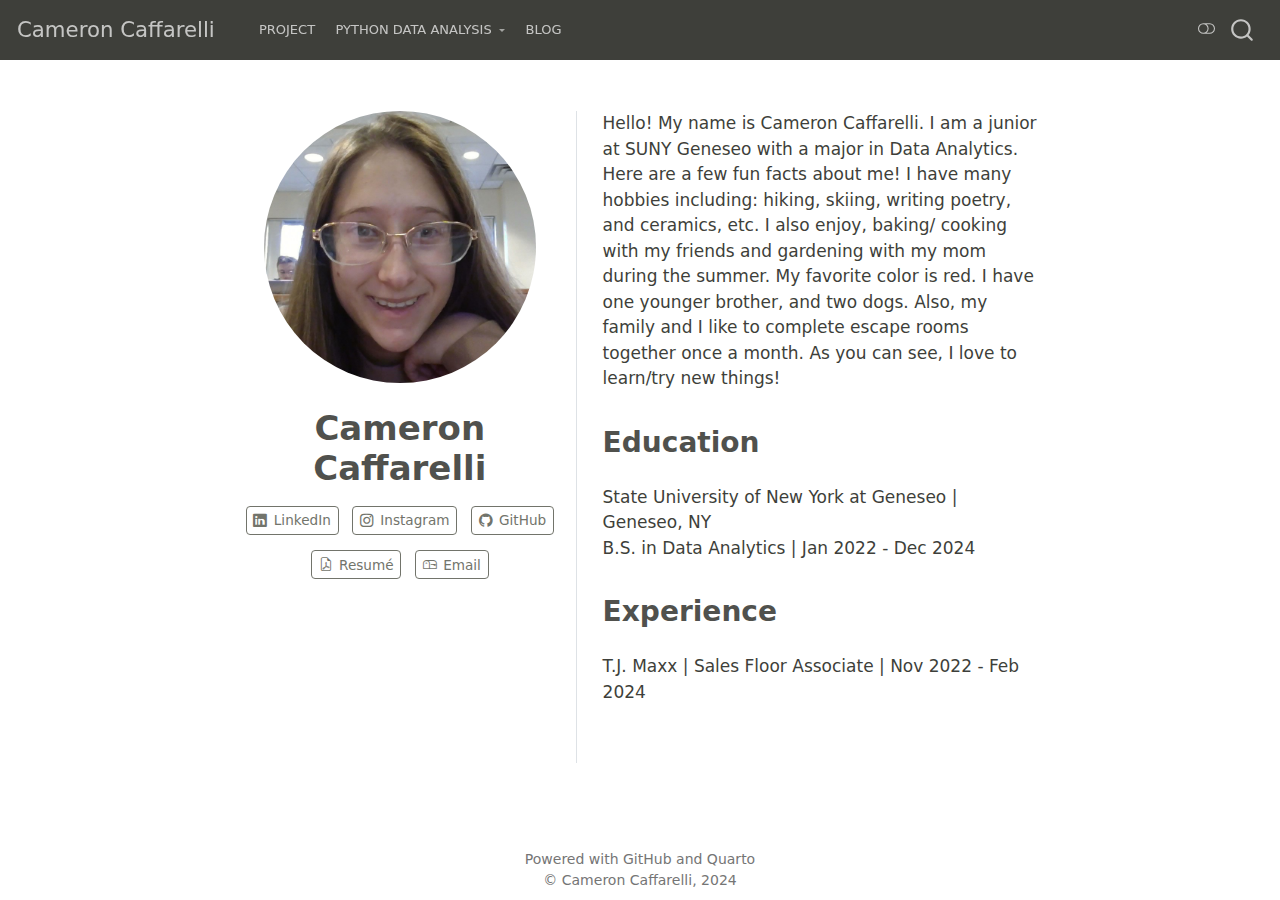
<file: index.html>
<!DOCTYPE html>
<html xmlns="http://www.w3.org/1999/xhtml" lang="en" xml:lang="en"><head>

<meta charset="utf-8">
<meta name="generator" content="quarto-1.3.450">

<meta name="viewport" content="width=device-width, initial-scale=1.0, user-scalable=yes">


<title>Cameron Caffarelli</title>
<style>
code{white-space: pre-wrap;}
span.smallcaps{font-variant: small-caps;}
div.columns{display: flex; gap: min(4vw, 1.5em);}
div.column{flex: auto; overflow-x: auto;}
div.hanging-indent{margin-left: 1.5em; text-indent: -1.5em;}
ul.task-list{list-style: none;}
ul.task-list li input[type="checkbox"] {
  width: 0.8em;
  margin: 0 0.8em 0.2em -1em; /* quarto-specific, see https://github.com/quarto-dev/quarto-cli/issues/4556 */ 
  vertical-align: middle;
}
</style>


<script src="site_libs/quarto-nav/quarto-nav.js"></script>
<script src="site_libs/clipboard/clipboard.min.js"></script>
<script src="site_libs/quarto-search/autocomplete.umd.js"></script>
<script src="site_libs/quarto-search/fuse.min.js"></script>
<script src="site_libs/quarto-search/quarto-search.js"></script>
<meta name="quarto:offset" content="./">
<script src="site_libs/quarto-html/quarto.js"></script>
<script src="site_libs/quarto-html/popper.min.js"></script>
<script src="site_libs/quarto-html/tippy.umd.min.js"></script>
<link href="site_libs/quarto-html/tippy.css" rel="stylesheet">
<link href="site_libs/quarto-html/quarto-syntax-highlighting.css" rel="stylesheet" class="quarto-color-scheme" id="quarto-text-highlighting-styles">
<link href="site_libs/quarto-html/quarto-syntax-highlighting-dark.css" rel="prefetch" class="quarto-color-scheme quarto-color-alternate" id="quarto-text-highlighting-styles">
<script src="site_libs/bootstrap/bootstrap.min.js"></script>
<link href="site_libs/bootstrap/bootstrap-icons.css" rel="stylesheet">
<link href="site_libs/bootstrap/bootstrap.min.css" rel="stylesheet" class="quarto-color-scheme" id="quarto-bootstrap" data-mode="light">
<link href="site_libs/bootstrap/bootstrap-dark.min.css" rel="prefetch" class="quarto-color-scheme quarto-color-alternate" id="quarto-bootstrap" data-mode="dark">
<script id="quarto-search-options" type="application/json">{
  "location": "navbar",
  "copy-button": false,
  "collapse-after": 3,
  "panel-placement": "end",
  "type": "overlay",
  "limit": 20,
  "language": {
    "search-no-results-text": "No results",
    "search-matching-documents-text": "matching documents",
    "search-copy-link-title": "Copy link to search",
    "search-hide-matches-text": "Hide additional matches",
    "search-more-match-text": "more match in this document",
    "search-more-matches-text": "more matches in this document",
    "search-clear-button-title": "Clear",
    "search-detached-cancel-button-title": "Cancel",
    "search-submit-button-title": "Submit",
    "search-label": "Search"
  }
}</script>


<link rel="stylesheet" href="styles.css">
</head>

<body class="nav-fixed fullcontent">

<div id="quarto-search-results"></div>
  <header id="quarto-header" class="headroom fixed-top">
    <nav class="navbar navbar-expand-lg navbar-dark ">
      <div class="navbar-container container-fluid">
      <div class="navbar-brand-container">
    <a class="navbar-brand" href="./index.html">
    <span class="navbar-title">Cameron Caffarelli</span>
    </a>
  </div>
            <div id="quarto-search" class="" title="Search"></div>
          <button class="navbar-toggler" type="button" data-bs-toggle="collapse" data-bs-target="#navbarCollapse" aria-controls="navbarCollapse" aria-expanded="false" aria-label="Toggle navigation" onclick="if (window.quartoToggleHeadroom) { window.quartoToggleHeadroom(); }">
  <span class="navbar-toggler-icon"></span>
</button>
          <div class="collapse navbar-collapse" id="navbarCollapse">
            <ul class="navbar-nav navbar-nav-scroll me-auto">
  <li class="nav-item">
    <a class="nav-link" href="./project.html" rel="" target="">
 <span class="menu-text">Project</span></a>
  </li>  
  <li class="nav-item dropdown ">
    <a class="nav-link dropdown-toggle" href="#" id="nav-menu-python-data-analysis" role="button" data-bs-toggle="dropdown" aria-expanded="false" rel="" target="">
 <span class="menu-text">Python Data Analysis</span>
    </a>
    <ul class="dropdown-menu" aria-labelledby="nav-menu-python-data-analysis">    
        <li>
    <a class="dropdown-item" href="./basic-python-intro.html" rel="" target="">
 <span class="dropdown-text">Python basics</span></a>
  </li>  
        <li>
    <a class="dropdown-item" href="./danl-210-quarto-reticulate.html" rel="" target="">
 <span class="dropdown-text">Python basics with Pandas</span></a>
  </li>  
    </ul>
  </li>
  <li class="nav-item">
    <a class="nav-link" href="./blog-listing.html" rel="" target="">
 <span class="menu-text">Blog</span></a>
  </li>  
</ul>
            <div class="quarto-navbar-tools ms-auto">
  <a href="" class="quarto-color-scheme-toggle quarto-navigation-tool  px-1" onclick="window.quartoToggleColorScheme(); return false;" title="Toggle dark mode"><i class="bi"></i></a>
</div>
          </div> <!-- /navcollapse -->
      </div> <!-- /container-fluid -->
    </nav>
</header>
<!-- content -->
<div id="quarto-content" class="quarto-container page-columns page-rows-contents page-layout-article page-navbar">
<!-- sidebar -->
<!-- margin-sidebar -->
    
<!-- main -->
<div class="quarto-about-trestles">
  <div class="about-entity">
    <img src="img/profile.jpg" class="about-image
  round " style="height: 16em; width: 16em;">
<header id="title-block-header" class="quarto-title-block default">
<div class="quarto-title">
<h1 class="title">Cameron Caffarelli</h1>
</div>
<div class="quarto-title-meta">
  </div>
</header>
    <div class="about-links">
  <a href="https://www.linkedin.com/in/cameron-caffarelli-74957021a/" class="about-link" rel="" target="">
    <i class="bi bi-linkedin"></i>
     <span class="about-link-text">LinkedIn</span>
  </a>
  <a href="https://www.instagram.com/cami4066/" class="about-link" rel="" target="">
    <i class="bi bi-instagram"></i>
     <span class="about-link-text">Instagram</span>
  </a>
  <a href="https://github.com/Camicec3/Camicec3.github.io" class="about-link" rel="" target="">
    <i class="bi bi-github"></i>
     <span class="about-link-text">GitHub</span>
  </a>
  <a href="file:///C:/Users/caffa/OneDrive/Documents/Living%20Resume.pdf" class="about-link" rel="" target="">
    <i class="bi bi-file-earmark-pdf"></i>
     <span class="about-link-text">Resumé</span>
  </a>
  <a href="mailto:cec26@geneseo.edu" class="about-link" rel="" target="">
    <i class="bi bi-mailbox"></i>
     <span class="about-link-text">Email</span>
  </a>
</div>
  </div>
  <div class="about-contents"><main class="content" id="quarto-document-content">
<p>Hello! My name is Cameron Caffarelli. I am a junior at SUNY Geneseo with a major in Data Analytics. Here are a few fun facts about me! I have many hobbies including: hiking, skiing, writing poetry, and ceramics, etc. I also enjoy, baking/ cooking with my friends and gardening with my mom during the summer. My favorite color is red. I have one younger brother, and two dogs. Also, my family and I like to complete escape rooms together once a month. As you can see, I love to learn/try new things!</p>
<section id="education" class="level2">
<h2 data-anchor-id="education">Education</h2>
<p>State University of New York at Geneseo | Geneseo, NY <br> B.S. in Data Analytics | Jan 2022 - Dec 2024 <br></p>
</section>
<section id="experience" class="level2">
<h2 data-anchor-id="experience">Experience</h2>
<p>T.J. Maxx | Sales Floor Associate | Nov 2022 - Feb 2024</p>


</section>
</main></div>
</div>
 <!-- /main -->
<script type="text/javascript" src="links.js"></script>
<script id="quarto-html-after-body" type="application/javascript">
window.document.addEventListener("DOMContentLoaded", function (event) {
  const toggleBodyColorMode = (bsSheetEl) => {
    const mode = bsSheetEl.getAttribute("data-mode");
    const bodyEl = window.document.querySelector("body");
    if (mode === "dark") {
      bodyEl.classList.add("quarto-dark");
      bodyEl.classList.remove("quarto-light");
    } else {
      bodyEl.classList.add("quarto-light");
      bodyEl.classList.remove("quarto-dark");
    }
  }
  const toggleBodyColorPrimary = () => {
    const bsSheetEl = window.document.querySelector("link#quarto-bootstrap");
    if (bsSheetEl) {
      toggleBodyColorMode(bsSheetEl);
    }
  }
  toggleBodyColorPrimary();  
  const disableStylesheet = (stylesheets) => {
    for (let i=0; i < stylesheets.length; i++) {
      const stylesheet = stylesheets[i];
      stylesheet.rel = 'prefetch';
    }
  }
  const enableStylesheet = (stylesheets) => {
    for (let i=0; i < stylesheets.length; i++) {
      const stylesheet = stylesheets[i];
      stylesheet.rel = 'stylesheet';
    }
  }
  const manageTransitions = (selector, allowTransitions) => {
    const els = window.document.querySelectorAll(selector);
    for (let i=0; i < els.length; i++) {
      const el = els[i];
      if (allowTransitions) {
        el.classList.remove('notransition');
      } else {
        el.classList.add('notransition');
      }
    }
  }
  const toggleColorMode = (alternate) => {
    // Switch the stylesheets
    const alternateStylesheets = window.document.querySelectorAll('link.quarto-color-scheme.quarto-color-alternate');
    manageTransitions('#quarto-margin-sidebar .nav-link', false);
    if (alternate) {
      enableStylesheet(alternateStylesheets);
      for (const sheetNode of alternateStylesheets) {
        if (sheetNode.id === "quarto-bootstrap") {
          toggleBodyColorMode(sheetNode);
        }
      }
    } else {
      disableStylesheet(alternateStylesheets);
      toggleBodyColorPrimary();
    }
    manageTransitions('#quarto-margin-sidebar .nav-link', true);
    // Switch the toggles
    const toggles = window.document.querySelectorAll('.quarto-color-scheme-toggle');
    for (let i=0; i < toggles.length; i++) {
      const toggle = toggles[i];
      if (toggle) {
        if (alternate) {
          toggle.classList.add("alternate");     
        } else {
          toggle.classList.remove("alternate");
        }
      }
    }
    // Hack to workaround the fact that safari doesn't
    // properly recolor the scrollbar when toggling (#1455)
    if (navigator.userAgent.indexOf('Safari') > 0 && navigator.userAgent.indexOf('Chrome') == -1) {
      manageTransitions("body", false);
      window.scrollTo(0, 1);
      setTimeout(() => {
        window.scrollTo(0, 0);
        manageTransitions("body", true);
      }, 40);  
    }
  }
  const isFileUrl = () => { 
    return window.location.protocol === 'file:';
  }
  const hasAlternateSentinel = () => {  
    let styleSentinel = getColorSchemeSentinel();
    if (styleSentinel !== null) {
      return styleSentinel === "alternate";
    } else {
      return false;
    }
  }
  const setStyleSentinel = (alternate) => {
    const value = alternate ? "alternate" : "default";
    if (!isFileUrl()) {
      window.localStorage.setItem("quarto-color-scheme", value);
    } else {
      localAlternateSentinel = value;
    }
  }
  const getColorSchemeSentinel = () => {
    if (!isFileUrl()) {
      const storageValue = window.localStorage.getItem("quarto-color-scheme");
      return storageValue != null ? storageValue : localAlternateSentinel;
    } else {
      return localAlternateSentinel;
    }
  }
  let localAlternateSentinel = 'default';
  // Dark / light mode switch
  window.quartoToggleColorScheme = () => {
    // Read the current dark / light value 
    let toAlternate = !hasAlternateSentinel();
    toggleColorMode(toAlternate);
    setStyleSentinel(toAlternate);
  };
  // Ensure there is a toggle, if there isn't float one in the top right
  if (window.document.querySelector('.quarto-color-scheme-toggle') === null) {
    const a = window.document.createElement('a');
    a.classList.add('top-right');
    a.classList.add('quarto-color-scheme-toggle');
    a.href = "";
    a.onclick = function() { try { window.quartoToggleColorScheme(); } catch {} return false; };
    const i = window.document.createElement("i");
    i.classList.add('bi');
    a.appendChild(i);
    window.document.body.appendChild(a);
  }
  // Switch to dark mode if need be
  if (hasAlternateSentinel()) {
    toggleColorMode(true);
  } else {
    toggleColorMode(false);
  }
  const isCodeAnnotation = (el) => {
    for (const clz of el.classList) {
      if (clz.startsWith('code-annotation-')) {                     
        return true;
      }
    }
    return false;
  }
  const clipboard = new window.ClipboardJS('.code-copy-button', {
    text: function(trigger) {
      const codeEl = trigger.previousElementSibling.cloneNode(true);
      for (const childEl of codeEl.children) {
        if (isCodeAnnotation(childEl)) {
          childEl.remove();
        }
      }
      return codeEl.innerText;
    }
  });
  clipboard.on('success', function(e) {
    // button target
    const button = e.trigger;
    // don't keep focus
    button.blur();
    // flash "checked"
    button.classList.add('code-copy-button-checked');
    var currentTitle = button.getAttribute("title");
    button.setAttribute("title", "Copied!");
    let tooltip;
    if (window.bootstrap) {
      button.setAttribute("data-bs-toggle", "tooltip");
      button.setAttribute("data-bs-placement", "left");
      button.setAttribute("data-bs-title", "Copied!");
      tooltip = new bootstrap.Tooltip(button, 
        { trigger: "manual", 
          customClass: "code-copy-button-tooltip",
          offset: [0, -8]});
      tooltip.show();    
    }
    setTimeout(function() {
      if (tooltip) {
        tooltip.hide();
        button.removeAttribute("data-bs-title");
        button.removeAttribute("data-bs-toggle");
        button.removeAttribute("data-bs-placement");
      }
      button.setAttribute("title", currentTitle);
      button.classList.remove('code-copy-button-checked');
    }, 1000);
    // clear code selection
    e.clearSelection();
  });
  function tippyHover(el, contentFn) {
    const config = {
      allowHTML: true,
      content: contentFn,
      maxWidth: 500,
      delay: 100,
      arrow: false,
      appendTo: function(el) {
          return el.parentElement;
      },
      interactive: true,
      interactiveBorder: 10,
      theme: 'quarto',
      placement: 'bottom-start'
    };
    window.tippy(el, config); 
  }
  const noterefs = window.document.querySelectorAll('a[role="doc-noteref"]');
  for (var i=0; i<noterefs.length; i++) {
    const ref = noterefs[i];
    tippyHover(ref, function() {
      // use id or data attribute instead here
      let href = ref.getAttribute('data-footnote-href') || ref.getAttribute('href');
      try { href = new URL(href).hash; } catch {}
      const id = href.replace(/^#\/?/, "");
      const note = window.document.getElementById(id);
      return note.innerHTML;
    });
  }
      let selectedAnnoteEl;
      const selectorForAnnotation = ( cell, annotation) => {
        let cellAttr = 'data-code-cell="' + cell + '"';
        let lineAttr = 'data-code-annotation="' +  annotation + '"';
        const selector = 'span[' + cellAttr + '][' + lineAttr + ']';
        return selector;
      }
      const selectCodeLines = (annoteEl) => {
        const doc = window.document;
        const targetCell = annoteEl.getAttribute("data-target-cell");
        const targetAnnotation = annoteEl.getAttribute("data-target-annotation");
        const annoteSpan = window.document.querySelector(selectorForAnnotation(targetCell, targetAnnotation));
        const lines = annoteSpan.getAttribute("data-code-lines").split(",");
        const lineIds = lines.map((line) => {
          return targetCell + "-" + line;
        })
        let top = null;
        let height = null;
        let parent = null;
        if (lineIds.length > 0) {
            //compute the position of the single el (top and bottom and make a div)
            const el = window.document.getElementById(lineIds[0]);
            top = el.offsetTop;
            height = el.offsetHeight;
            parent = el.parentElement.parentElement;
          if (lineIds.length > 1) {
            const lastEl = window.document.getElementById(lineIds[lineIds.length - 1]);
            const bottom = lastEl.offsetTop + lastEl.offsetHeight;
            height = bottom - top;
          }
          if (top !== null && height !== null && parent !== null) {
            // cook up a div (if necessary) and position it 
            let div = window.document.getElementById("code-annotation-line-highlight");
            if (div === null) {
              div = window.document.createElement("div");
              div.setAttribute("id", "code-annotation-line-highlight");
              div.style.position = 'absolute';
              parent.appendChild(div);
            }
            div.style.top = top - 2 + "px";
            div.style.height = height + 4 + "px";
            let gutterDiv = window.document.getElementById("code-annotation-line-highlight-gutter");
            if (gutterDiv === null) {
              gutterDiv = window.document.createElement("div");
              gutterDiv.setAttribute("id", "code-annotation-line-highlight-gutter");
              gutterDiv.style.position = 'absolute';
              const codeCell = window.document.getElementById(targetCell);
              const gutter = codeCell.querySelector('.code-annotation-gutter');
              gutter.appendChild(gutterDiv);
            }
            gutterDiv.style.top = top - 2 + "px";
            gutterDiv.style.height = height + 4 + "px";
          }
          selectedAnnoteEl = annoteEl;
        }
      };
      const unselectCodeLines = () => {
        const elementsIds = ["code-annotation-line-highlight", "code-annotation-line-highlight-gutter"];
        elementsIds.forEach((elId) => {
          const div = window.document.getElementById(elId);
          if (div) {
            div.remove();
          }
        });
        selectedAnnoteEl = undefined;
      };
      // Attach click handler to the DT
      const annoteDls = window.document.querySelectorAll('dt[data-target-cell]');
      for (const annoteDlNode of annoteDls) {
        annoteDlNode.addEventListener('click', (event) => {
          const clickedEl = event.target;
          if (clickedEl !== selectedAnnoteEl) {
            unselectCodeLines();
            const activeEl = window.document.querySelector('dt[data-target-cell].code-annotation-active');
            if (activeEl) {
              activeEl.classList.remove('code-annotation-active');
            }
            selectCodeLines(clickedEl);
            clickedEl.classList.add('code-annotation-active');
          } else {
            // Unselect the line
            unselectCodeLines();
            clickedEl.classList.remove('code-annotation-active');
          }
        });
      }
  const findCites = (el) => {
    const parentEl = el.parentElement;
    if (parentEl) {
      const cites = parentEl.dataset.cites;
      if (cites) {
        return {
          el,
          cites: cites.split(' ')
        };
      } else {
        return findCites(el.parentElement)
      }
    } else {
      return undefined;
    }
  };
  var bibliorefs = window.document.querySelectorAll('a[role="doc-biblioref"]');
  for (var i=0; i<bibliorefs.length; i++) {
    const ref = bibliorefs[i];
    const citeInfo = findCites(ref);
    if (citeInfo) {
      tippyHover(citeInfo.el, function() {
        var popup = window.document.createElement('div');
        citeInfo.cites.forEach(function(cite) {
          var citeDiv = window.document.createElement('div');
          citeDiv.classList.add('hanging-indent');
          citeDiv.classList.add('csl-entry');
          var biblioDiv = window.document.getElementById('ref-' + cite);
          if (biblioDiv) {
            citeDiv.innerHTML = biblioDiv.innerHTML;
          }
          popup.appendChild(citeDiv);
        });
        return popup.innerHTML;
      });
    }
  }
});
</script>
</div> <!-- /content -->
<footer class="footer">
  <div class="nav-footer">
    <div class="nav-footer-left">
      &nbsp;
    </div>   
    <div class="nav-footer-center">Powered with GitHub and Quarto<br>© Cameron Caffarelli, 2024</div>
    <div class="nav-footer-right">
      &nbsp;
    </div>
  </div>
</footer>



</body></html>
</file>
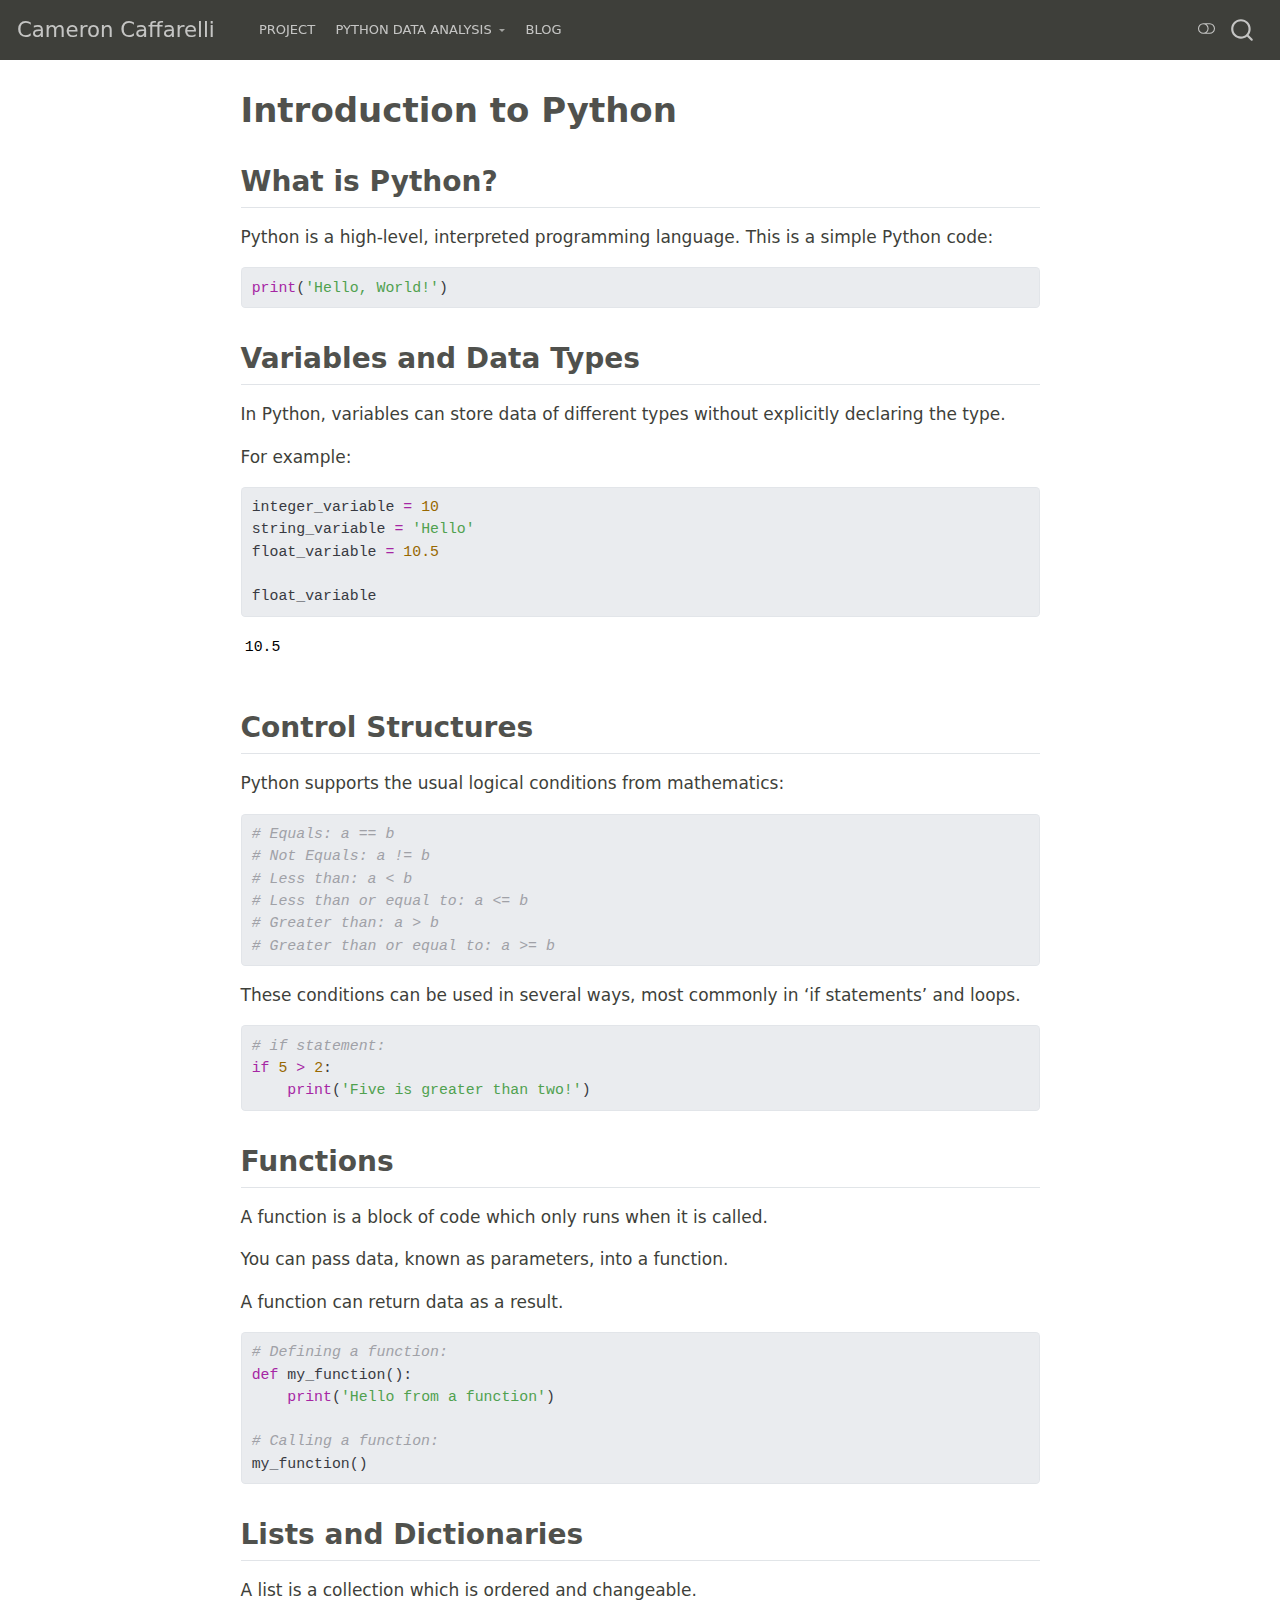
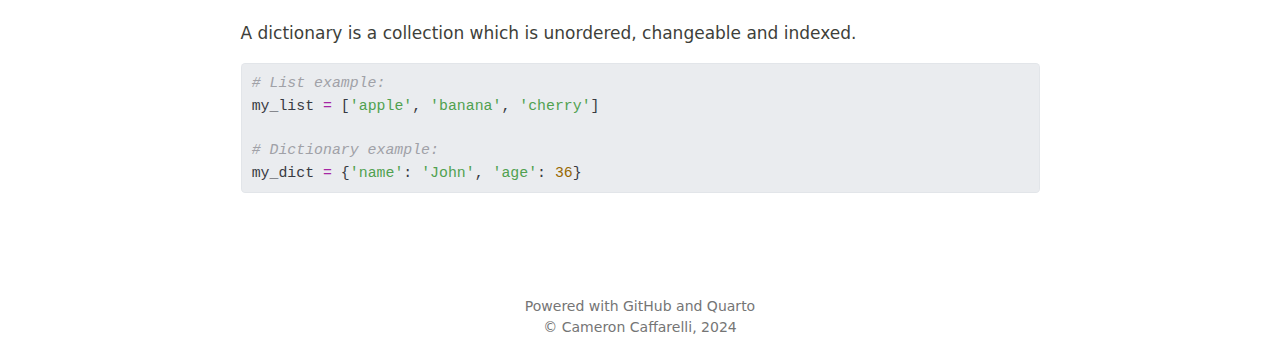
<file: basic-python-intro.html>
<!DOCTYPE html>
<html xmlns="http://www.w3.org/1999/xhtml" lang="en" xml:lang="en"><head>

<meta charset="utf-8">
<meta name="generator" content="quarto-1.3.450">

<meta name="viewport" content="width=device-width, initial-scale=1.0, user-scalable=yes">


<title>Cameron Caffarelli - Introduction to Python</title>
<style>
code{white-space: pre-wrap;}
span.smallcaps{font-variant: small-caps;}
div.columns{display: flex; gap: min(4vw, 1.5em);}
div.column{flex: auto; overflow-x: auto;}
div.hanging-indent{margin-left: 1.5em; text-indent: -1.5em;}
ul.task-list{list-style: none;}
ul.task-list li input[type="checkbox"] {
  width: 0.8em;
  margin: 0 0.8em 0.2em -1em; /* quarto-specific, see https://github.com/quarto-dev/quarto-cli/issues/4556 */ 
  vertical-align: middle;
}
/* CSS for syntax highlighting */
pre > code.sourceCode { white-space: pre; position: relative; }
pre > code.sourceCode > span { display: inline-block; line-height: 1.25; }
pre > code.sourceCode > span:empty { height: 1.2em; }
.sourceCode { overflow: visible; }
code.sourceCode > span { color: inherit; text-decoration: inherit; }
div.sourceCode { margin: 1em 0; }
pre.sourceCode { margin: 0; }
@media screen {
div.sourceCode { overflow: auto; }
}
@media print {
pre > code.sourceCode { white-space: pre-wrap; }
pre > code.sourceCode > span { text-indent: -5em; padding-left: 5em; }
}
pre.numberSource code
  { counter-reset: source-line 0; }
pre.numberSource code > span
  { position: relative; left: -4em; counter-increment: source-line; }
pre.numberSource code > span > a:first-child::before
  { content: counter(source-line);
    position: relative; left: -1em; text-align: right; vertical-align: baseline;
    border: none; display: inline-block;
    -webkit-touch-callout: none; -webkit-user-select: none;
    -khtml-user-select: none; -moz-user-select: none;
    -ms-user-select: none; user-select: none;
    padding: 0 4px; width: 4em;
  }
pre.numberSource { margin-left: 3em;  padding-left: 4px; }
div.sourceCode
  {   }
@media screen {
pre > code.sourceCode > span > a:first-child::before { text-decoration: underline; }
}
</style>


<script src="site_libs/quarto-nav/quarto-nav.js"></script>
<script src="site_libs/clipboard/clipboard.min.js"></script>
<script src="site_libs/quarto-search/autocomplete.umd.js"></script>
<script src="site_libs/quarto-search/fuse.min.js"></script>
<script src="site_libs/quarto-search/quarto-search.js"></script>
<meta name="quarto:offset" content="./">
<script src="site_libs/quarto-html/quarto.js"></script>
<script src="site_libs/quarto-html/popper.min.js"></script>
<script src="site_libs/quarto-html/tippy.umd.min.js"></script>
<script src="site_libs/quarto-html/anchor.min.js"></script>
<link href="site_libs/quarto-html/tippy.css" rel="stylesheet">
<link href="site_libs/quarto-html/quarto-syntax-highlighting.css" rel="stylesheet" class="quarto-color-scheme" id="quarto-text-highlighting-styles">
<link href="site_libs/quarto-html/quarto-syntax-highlighting-dark.css" rel="prefetch" class="quarto-color-scheme quarto-color-alternate" id="quarto-text-highlighting-styles">
<script src="site_libs/bootstrap/bootstrap.min.js"></script>
<link href="site_libs/bootstrap/bootstrap-icons.css" rel="stylesheet">
<link href="site_libs/bootstrap/bootstrap.min.css" rel="stylesheet" class="quarto-color-scheme" id="quarto-bootstrap" data-mode="light">
<link href="site_libs/bootstrap/bootstrap-dark.min.css" rel="prefetch" class="quarto-color-scheme quarto-color-alternate" id="quarto-bootstrap" data-mode="dark">
<script id="quarto-search-options" type="application/json">{
  "location": "navbar",
  "copy-button": false,
  "collapse-after": 3,
  "panel-placement": "end",
  "type": "overlay",
  "limit": 20,
  "language": {
    "search-no-results-text": "No results",
    "search-matching-documents-text": "matching documents",
    "search-copy-link-title": "Copy link to search",
    "search-hide-matches-text": "Hide additional matches",
    "search-more-match-text": "more match in this document",
    "search-more-matches-text": "more matches in this document",
    "search-clear-button-title": "Clear",
    "search-detached-cancel-button-title": "Cancel",
    "search-submit-button-title": "Submit",
    "search-label": "Search"
  }
}</script>


<link rel="stylesheet" href="styles.css">
</head>

<body class="nav-fixed fullcontent">

<div id="quarto-search-results"></div>
  <header id="quarto-header" class="headroom fixed-top">
    <nav class="navbar navbar-expand-lg navbar-dark ">
      <div class="navbar-container container-fluid">
      <div class="navbar-brand-container">
    <a class="navbar-brand" href="./index.html">
    <span class="navbar-title">Cameron Caffarelli</span>
    </a>
  </div>
            <div id="quarto-search" class="" title="Search"></div>
          <button class="navbar-toggler" type="button" data-bs-toggle="collapse" data-bs-target="#navbarCollapse" aria-controls="navbarCollapse" aria-expanded="false" aria-label="Toggle navigation" onclick="if (window.quartoToggleHeadroom) { window.quartoToggleHeadroom(); }">
  <span class="navbar-toggler-icon"></span>
</button>
          <div class="collapse navbar-collapse" id="navbarCollapse">
            <ul class="navbar-nav navbar-nav-scroll me-auto">
  <li class="nav-item">
    <a class="nav-link" href="./project.html" rel="" target="">
 <span class="menu-text">Project</span></a>
  </li>  
  <li class="nav-item dropdown ">
    <a class="nav-link dropdown-toggle" href="#" id="nav-menu-python-data-analysis" role="button" data-bs-toggle="dropdown" aria-expanded="false" rel="" target="">
 <span class="menu-text">Python Data Analysis</span>
    </a>
    <ul class="dropdown-menu" aria-labelledby="nav-menu-python-data-analysis">    
        <li>
    <a class="dropdown-item" href="./basic-python-intro.html" rel="" target="">
 <span class="dropdown-text">Python basics</span></a>
  </li>  
        <li>
    <a class="dropdown-item" href="./danl-210-quarto-reticulate.html" rel="" target="">
 <span class="dropdown-text">Python basics with Pandas</span></a>
  </li>  
    </ul>
  </li>
  <li class="nav-item">
    <a class="nav-link" href="./blog-listing.html" rel="" target="">
 <span class="menu-text">Blog</span></a>
  </li>  
</ul>
            <div class="quarto-navbar-tools ms-auto">
  <a href="" class="quarto-color-scheme-toggle quarto-navigation-tool  px-1" onclick="window.quartoToggleColorScheme(); return false;" title="Toggle dark mode"><i class="bi"></i></a>
</div>
          </div> <!-- /navcollapse -->
      </div> <!-- /container-fluid -->
    </nav>
</header>
<!-- content -->
<div id="quarto-content" class="quarto-container page-columns page-rows-contents page-layout-article page-navbar">
<!-- sidebar -->
<!-- margin-sidebar -->
    
<!-- main -->
<main class="content" id="quarto-document-content">

<header id="title-block-header" class="quarto-title-block default">
<div class="quarto-title">
<h1 class="title">Introduction to Python</h1>
</div>



<div class="quarto-title-meta">

    
  
    
  </div>
  

</header>

<section id="what-is-python" class="level2">
<h2 class="anchored" data-anchor-id="what-is-python">What is Python?</h2>
<p>Python is a high-level, interpreted programming language. This is a simple Python code:</p>
<div class="cell">
<div class="sourceCode cell-code" id="cb1"><pre class="sourceCode python code-with-copy"><code class="sourceCode python"><span id="cb1-1"><a href="#cb1-1" aria-hidden="true" tabindex="-1"></a><span class="bu">print</span>(<span class="st">'Hello, World!'</span>)</span></code><button title="Copy to Clipboard" class="code-copy-button"><i class="bi"></i></button></pre></div>
</div>
</section>
<section id="variables-and-data-types" class="level2">
<h2 class="anchored" data-anchor-id="variables-and-data-types">Variables and Data Types</h2>
<p>In Python, variables can store data of different types without explicitly declaring the type.</p>
<p>For example:</p>
<div class="cell" data-outputid="371456e1-bf0f-448f-ae8d-70c4354ce310" data-execution_count="1">
<div class="sourceCode cell-code" id="cb2"><pre class="sourceCode python code-with-copy"><code class="sourceCode python"><span id="cb2-1"><a href="#cb2-1" aria-hidden="true" tabindex="-1"></a>integer_variable <span class="op">=</span> <span class="dv">10</span></span>
<span id="cb2-2"><a href="#cb2-2" aria-hidden="true" tabindex="-1"></a>string_variable <span class="op">=</span> <span class="st">'Hello'</span></span>
<span id="cb2-3"><a href="#cb2-3" aria-hidden="true" tabindex="-1"></a>float_variable <span class="op">=</span> <span class="fl">10.5</span></span>
<span id="cb2-4"><a href="#cb2-4" aria-hidden="true" tabindex="-1"></a></span>
<span id="cb2-5"><a href="#cb2-5" aria-hidden="true" tabindex="-1"></a>float_variable</span></code><button title="Copy to Clipboard" class="code-copy-button"><i class="bi"></i></button></pre></div>
<div class="cell-output cell-output-display" data-execution_count="1">
<pre><code>10.5</code></pre>
</div>
</div>
</section>
<section id="control-structures" class="level2">
<h2 class="anchored" data-anchor-id="control-structures">Control Structures</h2>
<p>Python supports the usual logical conditions from mathematics:</p>
<div class="cell">
<div class="sourceCode cell-code" id="cb4"><pre class="sourceCode python code-with-copy"><code class="sourceCode python"><span id="cb4-1"><a href="#cb4-1" aria-hidden="true" tabindex="-1"></a><span class="co"># Equals: a == b</span></span>
<span id="cb4-2"><a href="#cb4-2" aria-hidden="true" tabindex="-1"></a><span class="co"># Not Equals: a != b</span></span>
<span id="cb4-3"><a href="#cb4-3" aria-hidden="true" tabindex="-1"></a><span class="co"># Less than: a &lt; b</span></span>
<span id="cb4-4"><a href="#cb4-4" aria-hidden="true" tabindex="-1"></a><span class="co"># Less than or equal to: a &lt;= b</span></span>
<span id="cb4-5"><a href="#cb4-5" aria-hidden="true" tabindex="-1"></a><span class="co"># Greater than: a &gt; b</span></span>
<span id="cb4-6"><a href="#cb4-6" aria-hidden="true" tabindex="-1"></a><span class="co"># Greater than or equal to: a &gt;= b</span></span></code><button title="Copy to Clipboard" class="code-copy-button"><i class="bi"></i></button></pre></div>
</div>
<p>These conditions can be used in several ways, most commonly in ‘if statements’ and loops.</p>
<div class="cell">
<div class="sourceCode cell-code" id="cb5"><pre class="sourceCode python code-with-copy"><code class="sourceCode python"><span id="cb5-1"><a href="#cb5-1" aria-hidden="true" tabindex="-1"></a><span class="co"># if statement:</span></span>
<span id="cb5-2"><a href="#cb5-2" aria-hidden="true" tabindex="-1"></a><span class="cf">if</span> <span class="dv">5</span> <span class="op">&gt;</span> <span class="dv">2</span>:</span>
<span id="cb5-3"><a href="#cb5-3" aria-hidden="true" tabindex="-1"></a>    <span class="bu">print</span>(<span class="st">'Five is greater than two!'</span>)</span></code><button title="Copy to Clipboard" class="code-copy-button"><i class="bi"></i></button></pre></div>
</div>
</section>
<section id="functions" class="level2">
<h2 class="anchored" data-anchor-id="functions">Functions</h2>
<p>A function is a block of code which only runs when it is called.</p>
<p>You can pass data, known as parameters, into a function.</p>
<p>A function can return data as a result.</p>
<div class="cell">
<div class="sourceCode cell-code" id="cb6"><pre class="sourceCode python code-with-copy"><code class="sourceCode python"><span id="cb6-1"><a href="#cb6-1" aria-hidden="true" tabindex="-1"></a><span class="co"># Defining a function:</span></span>
<span id="cb6-2"><a href="#cb6-2" aria-hidden="true" tabindex="-1"></a><span class="kw">def</span> my_function():</span>
<span id="cb6-3"><a href="#cb6-3" aria-hidden="true" tabindex="-1"></a>    <span class="bu">print</span>(<span class="st">'Hello from a function'</span>)</span>
<span id="cb6-4"><a href="#cb6-4" aria-hidden="true" tabindex="-1"></a></span>
<span id="cb6-5"><a href="#cb6-5" aria-hidden="true" tabindex="-1"></a><span class="co"># Calling a function:</span></span>
<span id="cb6-6"><a href="#cb6-6" aria-hidden="true" tabindex="-1"></a>my_function()</span></code><button title="Copy to Clipboard" class="code-copy-button"><i class="bi"></i></button></pre></div>
</div>
</section>
<section id="lists-and-dictionaries" class="level2">
<h2 class="anchored" data-anchor-id="lists-and-dictionaries">Lists and Dictionaries</h2>
<p>A list is a collection which is ordered and changeable.</p>
<p>A dictionary is a collection which is unordered, changeable and indexed.</p>
<div class="cell">
<div class="sourceCode cell-code" id="cb7"><pre class="sourceCode python code-with-copy"><code class="sourceCode python"><span id="cb7-1"><a href="#cb7-1" aria-hidden="true" tabindex="-1"></a><span class="co"># List example:</span></span>
<span id="cb7-2"><a href="#cb7-2" aria-hidden="true" tabindex="-1"></a>my_list <span class="op">=</span> [<span class="st">'apple'</span>, <span class="st">'banana'</span>, <span class="st">'cherry'</span>]</span>
<span id="cb7-3"><a href="#cb7-3" aria-hidden="true" tabindex="-1"></a></span>
<span id="cb7-4"><a href="#cb7-4" aria-hidden="true" tabindex="-1"></a><span class="co"># Dictionary example:</span></span>
<span id="cb7-5"><a href="#cb7-5" aria-hidden="true" tabindex="-1"></a>my_dict <span class="op">=</span> {<span class="st">'name'</span>: <span class="st">'John'</span>, <span class="st">'age'</span>: <span class="dv">36</span>}</span></code><button title="Copy to Clipboard" class="code-copy-button"><i class="bi"></i></button></pre></div>
</div>


</section>

</main> <!-- /main -->
<script type="text/javascript" src="links.js"></script>
<script id="quarto-html-after-body" type="application/javascript">
window.document.addEventListener("DOMContentLoaded", function (event) {
  const toggleBodyColorMode = (bsSheetEl) => {
    const mode = bsSheetEl.getAttribute("data-mode");
    const bodyEl = window.document.querySelector("body");
    if (mode === "dark") {
      bodyEl.classList.add("quarto-dark");
      bodyEl.classList.remove("quarto-light");
    } else {
      bodyEl.classList.add("quarto-light");
      bodyEl.classList.remove("quarto-dark");
    }
  }
  const toggleBodyColorPrimary = () => {
    const bsSheetEl = window.document.querySelector("link#quarto-bootstrap");
    if (bsSheetEl) {
      toggleBodyColorMode(bsSheetEl);
    }
  }
  toggleBodyColorPrimary();  
  const disableStylesheet = (stylesheets) => {
    for (let i=0; i < stylesheets.length; i++) {
      const stylesheet = stylesheets[i];
      stylesheet.rel = 'prefetch';
    }
  }
  const enableStylesheet = (stylesheets) => {
    for (let i=0; i < stylesheets.length; i++) {
      const stylesheet = stylesheets[i];
      stylesheet.rel = 'stylesheet';
    }
  }
  const manageTransitions = (selector, allowTransitions) => {
    const els = window.document.querySelectorAll(selector);
    for (let i=0; i < els.length; i++) {
      const el = els[i];
      if (allowTransitions) {
        el.classList.remove('notransition');
      } else {
        el.classList.add('notransition');
      }
    }
  }
  const toggleColorMode = (alternate) => {
    // Switch the stylesheets
    const alternateStylesheets = window.document.querySelectorAll('link.quarto-color-scheme.quarto-color-alternate');
    manageTransitions('#quarto-margin-sidebar .nav-link', false);
    if (alternate) {
      enableStylesheet(alternateStylesheets);
      for (const sheetNode of alternateStylesheets) {
        if (sheetNode.id === "quarto-bootstrap") {
          toggleBodyColorMode(sheetNode);
        }
      }
    } else {
      disableStylesheet(alternateStylesheets);
      toggleBodyColorPrimary();
    }
    manageTransitions('#quarto-margin-sidebar .nav-link', true);
    // Switch the toggles
    const toggles = window.document.querySelectorAll('.quarto-color-scheme-toggle');
    for (let i=0; i < toggles.length; i++) {
      const toggle = toggles[i];
      if (toggle) {
        if (alternate) {
          toggle.classList.add("alternate");     
        } else {
          toggle.classList.remove("alternate");
        }
      }
    }
    // Hack to workaround the fact that safari doesn't
    // properly recolor the scrollbar when toggling (#1455)
    if (navigator.userAgent.indexOf('Safari') > 0 && navigator.userAgent.indexOf('Chrome') == -1) {
      manageTransitions("body", false);
      window.scrollTo(0, 1);
      setTimeout(() => {
        window.scrollTo(0, 0);
        manageTransitions("body", true);
      }, 40);  
    }
  }
  const isFileUrl = () => { 
    return window.location.protocol === 'file:';
  }
  const hasAlternateSentinel = () => {  
    let styleSentinel = getColorSchemeSentinel();
    if (styleSentinel !== null) {
      return styleSentinel === "alternate";
    } else {
      return false;
    }
  }
  const setStyleSentinel = (alternate) => {
    const value = alternate ? "alternate" : "default";
    if (!isFileUrl()) {
      window.localStorage.setItem("quarto-color-scheme", value);
    } else {
      localAlternateSentinel = value;
    }
  }
  const getColorSchemeSentinel = () => {
    if (!isFileUrl()) {
      const storageValue = window.localStorage.getItem("quarto-color-scheme");
      return storageValue != null ? storageValue : localAlternateSentinel;
    } else {
      return localAlternateSentinel;
    }
  }
  let localAlternateSentinel = 'default';
  // Dark / light mode switch
  window.quartoToggleColorScheme = () => {
    // Read the current dark / light value 
    let toAlternate = !hasAlternateSentinel();
    toggleColorMode(toAlternate);
    setStyleSentinel(toAlternate);
  };
  // Ensure there is a toggle, if there isn't float one in the top right
  if (window.document.querySelector('.quarto-color-scheme-toggle') === null) {
    const a = window.document.createElement('a');
    a.classList.add('top-right');
    a.classList.add('quarto-color-scheme-toggle');
    a.href = "";
    a.onclick = function() { try { window.quartoToggleColorScheme(); } catch {} return false; };
    const i = window.document.createElement("i");
    i.classList.add('bi');
    a.appendChild(i);
    window.document.body.appendChild(a);
  }
  // Switch to dark mode if need be
  if (hasAlternateSentinel()) {
    toggleColorMode(true);
  } else {
    toggleColorMode(false);
  }
  const icon = "";
  const anchorJS = new window.AnchorJS();
  anchorJS.options = {
    placement: 'right',
    icon: icon
  };
  anchorJS.add('.anchored');
  const isCodeAnnotation = (el) => {
    for (const clz of el.classList) {
      if (clz.startsWith('code-annotation-')) {                     
        return true;
      }
    }
    return false;
  }
  const clipboard = new window.ClipboardJS('.code-copy-button', {
    text: function(trigger) {
      const codeEl = trigger.previousElementSibling.cloneNode(true);
      for (const childEl of codeEl.children) {
        if (isCodeAnnotation(childEl)) {
          childEl.remove();
        }
      }
      return codeEl.innerText;
    }
  });
  clipboard.on('success', function(e) {
    // button target
    const button = e.trigger;
    // don't keep focus
    button.blur();
    // flash "checked"
    button.classList.add('code-copy-button-checked');
    var currentTitle = button.getAttribute("title");
    button.setAttribute("title", "Copied!");
    let tooltip;
    if (window.bootstrap) {
      button.setAttribute("data-bs-toggle", "tooltip");
      button.setAttribute("data-bs-placement", "left");
      button.setAttribute("data-bs-title", "Copied!");
      tooltip = new bootstrap.Tooltip(button, 
        { trigger: "manual", 
          customClass: "code-copy-button-tooltip",
          offset: [0, -8]});
      tooltip.show();    
    }
    setTimeout(function() {
      if (tooltip) {
        tooltip.hide();
        button.removeAttribute("data-bs-title");
        button.removeAttribute("data-bs-toggle");
        button.removeAttribute("data-bs-placement");
      }
      button.setAttribute("title", currentTitle);
      button.classList.remove('code-copy-button-checked');
    }, 1000);
    // clear code selection
    e.clearSelection();
  });
  function tippyHover(el, contentFn) {
    const config = {
      allowHTML: true,
      content: contentFn,
      maxWidth: 500,
      delay: 100,
      arrow: false,
      appendTo: function(el) {
          return el.parentElement;
      },
      interactive: true,
      interactiveBorder: 10,
      theme: 'quarto',
      placement: 'bottom-start'
    };
    window.tippy(el, config); 
  }
  const noterefs = window.document.querySelectorAll('a[role="doc-noteref"]');
  for (var i=0; i<noterefs.length; i++) {
    const ref = noterefs[i];
    tippyHover(ref, function() {
      // use id or data attribute instead here
      let href = ref.getAttribute('data-footnote-href') || ref.getAttribute('href');
      try { href = new URL(href).hash; } catch {}
      const id = href.replace(/^#\/?/, "");
      const note = window.document.getElementById(id);
      return note.innerHTML;
    });
  }
      let selectedAnnoteEl;
      const selectorForAnnotation = ( cell, annotation) => {
        let cellAttr = 'data-code-cell="' + cell + '"';
        let lineAttr = 'data-code-annotation="' +  annotation + '"';
        const selector = 'span[' + cellAttr + '][' + lineAttr + ']';
        return selector;
      }
      const selectCodeLines = (annoteEl) => {
        const doc = window.document;
        const targetCell = annoteEl.getAttribute("data-target-cell");
        const targetAnnotation = annoteEl.getAttribute("data-target-annotation");
        const annoteSpan = window.document.querySelector(selectorForAnnotation(targetCell, targetAnnotation));
        const lines = annoteSpan.getAttribute("data-code-lines").split(",");
        const lineIds = lines.map((line) => {
          return targetCell + "-" + line;
        })
        let top = null;
        let height = null;
        let parent = null;
        if (lineIds.length > 0) {
            //compute the position of the single el (top and bottom and make a div)
            const el = window.document.getElementById(lineIds[0]);
            top = el.offsetTop;
            height = el.offsetHeight;
            parent = el.parentElement.parentElement;
          if (lineIds.length > 1) {
            const lastEl = window.document.getElementById(lineIds[lineIds.length - 1]);
            const bottom = lastEl.offsetTop + lastEl.offsetHeight;
            height = bottom - top;
          }
          if (top !== null && height !== null && parent !== null) {
            // cook up a div (if necessary) and position it 
            let div = window.document.getElementById("code-annotation-line-highlight");
            if (div === null) {
              div = window.document.createElement("div");
              div.setAttribute("id", "code-annotation-line-highlight");
              div.style.position = 'absolute';
              parent.appendChild(div);
            }
            div.style.top = top - 2 + "px";
            div.style.height = height + 4 + "px";
            let gutterDiv = window.document.getElementById("code-annotation-line-highlight-gutter");
            if (gutterDiv === null) {
              gutterDiv = window.document.createElement("div");
              gutterDiv.setAttribute("id", "code-annotation-line-highlight-gutter");
              gutterDiv.style.position = 'absolute';
              const codeCell = window.document.getElementById(targetCell);
              const gutter = codeCell.querySelector('.code-annotation-gutter');
              gutter.appendChild(gutterDiv);
            }
            gutterDiv.style.top = top - 2 + "px";
            gutterDiv.style.height = height + 4 + "px";
          }
          selectedAnnoteEl = annoteEl;
        }
      };
      const unselectCodeLines = () => {
        const elementsIds = ["code-annotation-line-highlight", "code-annotation-line-highlight-gutter"];
        elementsIds.forEach((elId) => {
          const div = window.document.getElementById(elId);
          if (div) {
            div.remove();
          }
        });
        selectedAnnoteEl = undefined;
      };
      // Attach click handler to the DT
      const annoteDls = window.document.querySelectorAll('dt[data-target-cell]');
      for (const annoteDlNode of annoteDls) {
        annoteDlNode.addEventListener('click', (event) => {
          const clickedEl = event.target;
          if (clickedEl !== selectedAnnoteEl) {
            unselectCodeLines();
            const activeEl = window.document.querySelector('dt[data-target-cell].code-annotation-active');
            if (activeEl) {
              activeEl.classList.remove('code-annotation-active');
            }
            selectCodeLines(clickedEl);
            clickedEl.classList.add('code-annotation-active');
          } else {
            // Unselect the line
            unselectCodeLines();
            clickedEl.classList.remove('code-annotation-active');
          }
        });
      }
  const findCites = (el) => {
    const parentEl = el.parentElement;
    if (parentEl) {
      const cites = parentEl.dataset.cites;
      if (cites) {
        return {
          el,
          cites: cites.split(' ')
        };
      } else {
        return findCites(el.parentElement)
      }
    } else {
      return undefined;
    }
  };
  var bibliorefs = window.document.querySelectorAll('a[role="doc-biblioref"]');
  for (var i=0; i<bibliorefs.length; i++) {
    const ref = bibliorefs[i];
    const citeInfo = findCites(ref);
    if (citeInfo) {
      tippyHover(citeInfo.el, function() {
        var popup = window.document.createElement('div');
        citeInfo.cites.forEach(function(cite) {
          var citeDiv = window.document.createElement('div');
          citeDiv.classList.add('hanging-indent');
          citeDiv.classList.add('csl-entry');
          var biblioDiv = window.document.getElementById('ref-' + cite);
          if (biblioDiv) {
            citeDiv.innerHTML = biblioDiv.innerHTML;
          }
          popup.appendChild(citeDiv);
        });
        return popup.innerHTML;
      });
    }
  }
});
</script>
</div> <!-- /content -->
<footer class="footer">
  <div class="nav-footer">
    <div class="nav-footer-left">
      &nbsp;
    </div>   
    <div class="nav-footer-center">Powered with GitHub and Quarto<br>© Cameron Caffarelli, 2024</div>
    <div class="nav-footer-right">
      &nbsp;
    </div>
  </div>
</footer>



</body></html>
</file>
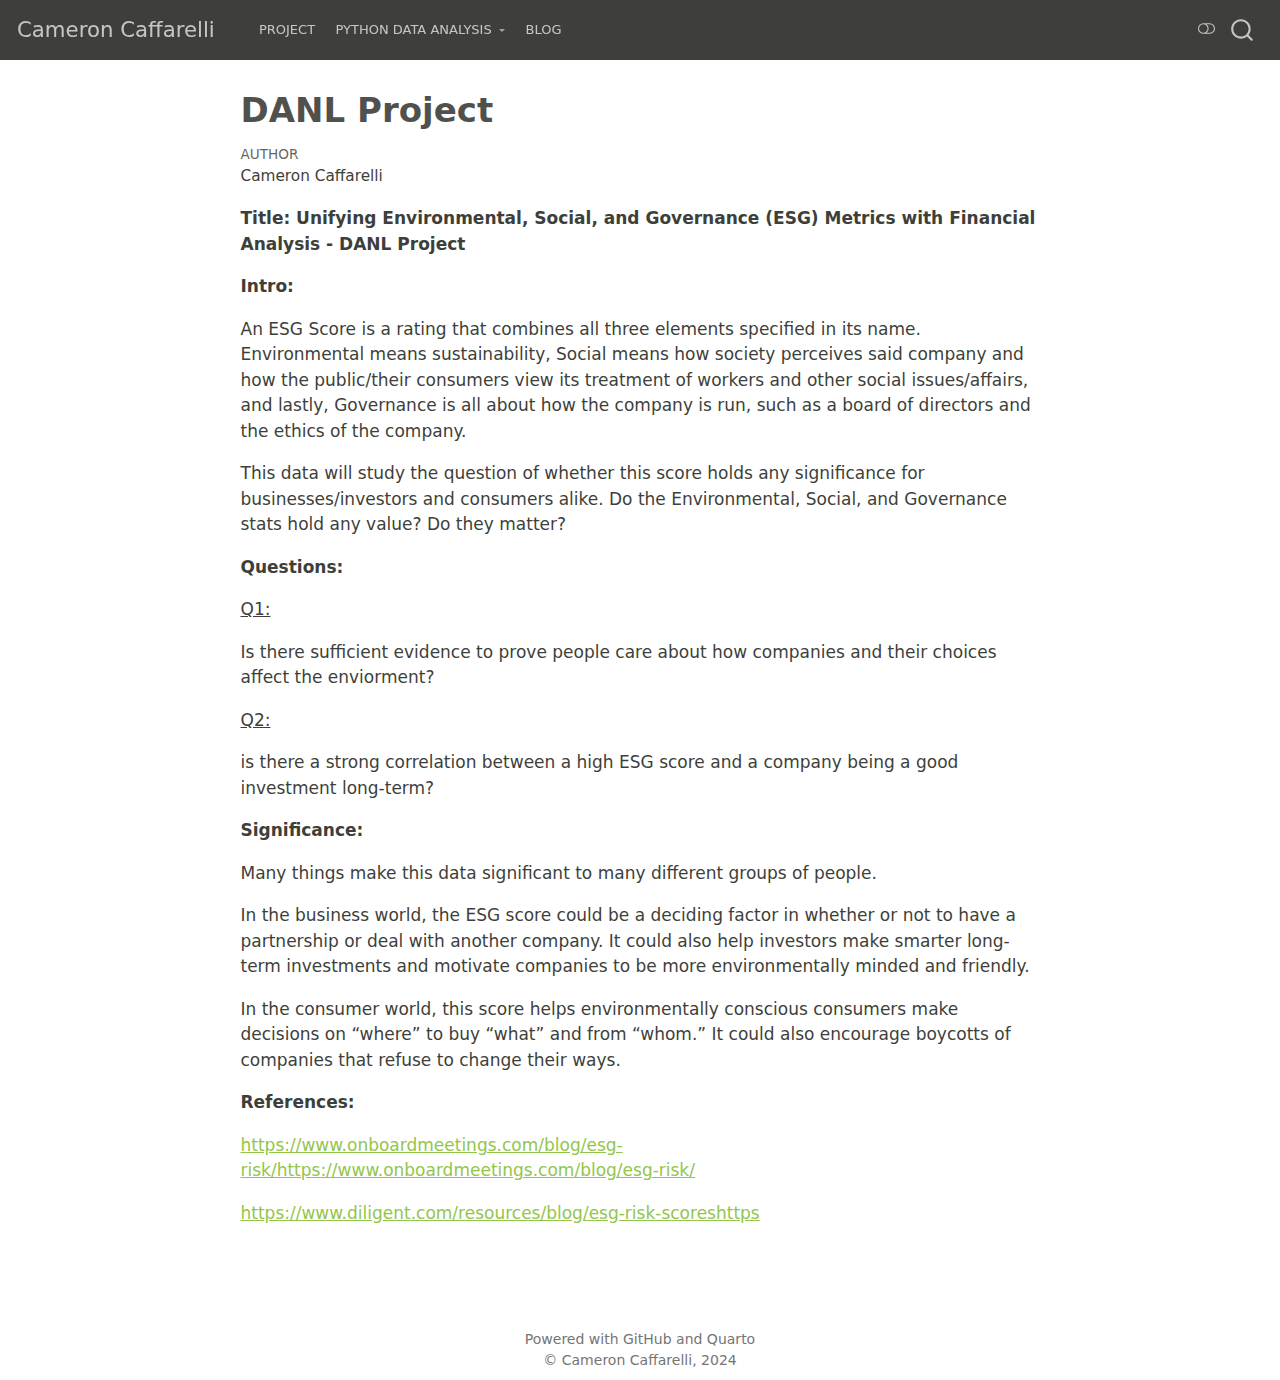
<file: DANL-Project.html>
<!DOCTYPE html>
<html xmlns="http://www.w3.org/1999/xhtml" lang="en" xml:lang="en"><head>

<meta charset="utf-8">
<meta name="generator" content="quarto-1.3.450">

<meta name="viewport" content="width=device-width, initial-scale=1.0, user-scalable=yes">

<meta name="author" content="Cameron Caffarelli">

<title>Cameron Caffarelli - DANL Project</title>
<style>
code{white-space: pre-wrap;}
span.smallcaps{font-variant: small-caps;}
div.columns{display: flex; gap: min(4vw, 1.5em);}
div.column{flex: auto; overflow-x: auto;}
div.hanging-indent{margin-left: 1.5em; text-indent: -1.5em;}
ul.task-list{list-style: none;}
ul.task-list li input[type="checkbox"] {
  width: 0.8em;
  margin: 0 0.8em 0.2em -1em; /* quarto-specific, see https://github.com/quarto-dev/quarto-cli/issues/4556 */ 
  vertical-align: middle;
}
</style>


<script src="site_libs/quarto-nav/quarto-nav.js"></script>
<script src="site_libs/clipboard/clipboard.min.js"></script>
<script src="site_libs/quarto-search/autocomplete.umd.js"></script>
<script src="site_libs/quarto-search/fuse.min.js"></script>
<script src="site_libs/quarto-search/quarto-search.js"></script>
<meta name="quarto:offset" content="./">
<script src="site_libs/quarto-html/quarto.js"></script>
<script src="site_libs/quarto-html/popper.min.js"></script>
<script src="site_libs/quarto-html/tippy.umd.min.js"></script>
<script src="site_libs/quarto-html/anchor.min.js"></script>
<link href="site_libs/quarto-html/tippy.css" rel="stylesheet">
<link href="site_libs/quarto-html/quarto-syntax-highlighting.css" rel="stylesheet" class="quarto-color-scheme" id="quarto-text-highlighting-styles">
<link href="site_libs/quarto-html/quarto-syntax-highlighting-dark.css" rel="prefetch" class="quarto-color-scheme quarto-color-alternate" id="quarto-text-highlighting-styles">
<script src="site_libs/bootstrap/bootstrap.min.js"></script>
<link href="site_libs/bootstrap/bootstrap-icons.css" rel="stylesheet">
<link href="site_libs/bootstrap/bootstrap.min.css" rel="stylesheet" class="quarto-color-scheme" id="quarto-bootstrap" data-mode="light">
<link href="site_libs/bootstrap/bootstrap-dark.min.css" rel="prefetch" class="quarto-color-scheme quarto-color-alternate" id="quarto-bootstrap" data-mode="dark">
<script id="quarto-search-options" type="application/json">{
  "location": "navbar",
  "copy-button": false,
  "collapse-after": 3,
  "panel-placement": "end",
  "type": "overlay",
  "limit": 20,
  "language": {
    "search-no-results-text": "No results",
    "search-matching-documents-text": "matching documents",
    "search-copy-link-title": "Copy link to search",
    "search-hide-matches-text": "Hide additional matches",
    "search-more-match-text": "more match in this document",
    "search-more-matches-text": "more matches in this document",
    "search-clear-button-title": "Clear",
    "search-detached-cancel-button-title": "Cancel",
    "search-submit-button-title": "Submit",
    "search-label": "Search"
  }
}</script>


<link rel="stylesheet" href="styles.css">
</head>

<body class="nav-fixed fullcontent">

<div id="quarto-search-results"></div>
  <header id="quarto-header" class="headroom fixed-top">
    <nav class="navbar navbar-expand-lg navbar-dark ">
      <div class="navbar-container container-fluid">
      <div class="navbar-brand-container">
    <a class="navbar-brand" href="./index.html">
    <span class="navbar-title">Cameron Caffarelli</span>
    </a>
  </div>
            <div id="quarto-search" class="" title="Search"></div>
          <button class="navbar-toggler" type="button" data-bs-toggle="collapse" data-bs-target="#navbarCollapse" aria-controls="navbarCollapse" aria-expanded="false" aria-label="Toggle navigation" onclick="if (window.quartoToggleHeadroom) { window.quartoToggleHeadroom(); }">
  <span class="navbar-toggler-icon"></span>
</button>
          <div class="collapse navbar-collapse" id="navbarCollapse">
            <ul class="navbar-nav navbar-nav-scroll me-auto">
  <li class="nav-item">
    <a class="nav-link" href="./project.html" rel="" target="">
 <span class="menu-text">Project</span></a>
  </li>  
  <li class="nav-item dropdown ">
    <a class="nav-link dropdown-toggle" href="#" id="nav-menu-python-data-analysis" role="button" data-bs-toggle="dropdown" aria-expanded="false" rel="" target="">
 <span class="menu-text">Python Data Analysis</span>
    </a>
    <ul class="dropdown-menu" aria-labelledby="nav-menu-python-data-analysis">    
        <li>
    <a class="dropdown-item" href="./basic-python-intro.html" rel="" target="">
 <span class="dropdown-text">Python basics</span></a>
  </li>  
        <li>
    <a class="dropdown-item" href="./danl-210-quarto-reticulate.html" rel="" target="">
 <span class="dropdown-text">Python basics with Pandas</span></a>
  </li>  
    </ul>
  </li>
  <li class="nav-item">
    <a class="nav-link" href="./blog-listing.html" rel="" target="">
 <span class="menu-text">Blog</span></a>
  </li>  
</ul>
            <div class="quarto-navbar-tools ms-auto">
  <a href="" class="quarto-color-scheme-toggle quarto-navigation-tool  px-1" onclick="window.quartoToggleColorScheme(); return false;" title="Toggle dark mode"><i class="bi"></i></a>
</div>
          </div> <!-- /navcollapse -->
      </div> <!-- /container-fluid -->
    </nav>
</header>
<!-- content -->
<div id="quarto-content" class="quarto-container page-columns page-rows-contents page-layout-article page-navbar">
<!-- sidebar -->
<!-- margin-sidebar -->
    
<!-- main -->
<main class="content" id="quarto-document-content">

<header id="title-block-header" class="quarto-title-block default">
<div class="quarto-title">
<h1 class="title">DANL Project</h1>
</div>



<div class="quarto-title-meta">

    <div>
    <div class="quarto-title-meta-heading">Author</div>
    <div class="quarto-title-meta-contents">
             <p>Cameron Caffarelli </p>
          </div>
  </div>
    
  
    
  </div>
  

</header>

<p><strong>Title: Unifying Environmental, Social, and Governance (ESG) Metrics with Financial Analysis - DANL Project</strong></p>
<p><strong>Intro:</strong></p>
<p>An ESG Score is a rating that combines all three elements specified in its name. Environmental means sustainability, Social means how society perceives said company and how the public/their consumers view its treatment of workers and other social issues/affairs, and lastly, Governance is all about how the company is run, such as a board of directors and the ethics of the company.</p>
<p>This data will study the question of whether this score holds any significance for businesses/investors and consumers alike. Do the Environmental, Social, and Governance stats hold any value? Do they matter?</p>
<p><strong>Questions:</strong></p>
<p><u>Q1:</u></p>
<p>Is there sufficient evidence to prove people care about how companies and their choices affect the enviorment?</p>
<p><u>Q2:</u></p>
<p>is there a strong correlation between a high ESG score and a company being a good investment long-term?</p>
<p><strong>Significance:</strong></p>
<p>Many things make this data significant to many different groups of people.</p>
<p>In the business world, the ESG score could be a deciding factor in whether or not to have a partnership or deal with another company. It could also help investors make smarter long-term investments and motivate companies to be more environmentally minded and friendly.</p>
<p>In the consumer world, this score helps environmentally conscious consumers make decisions on “where” to buy “what” and from “whom.” It could also encourage boycotts of companies that refuse to change their ways.</p>
<p><strong>References:</strong></p>
<p><a href="https://www.onboardmeetings.com/blog/esg-risk/">https://www.onboardmeetings.com/blog/esg-risk/https://www.onboardmeetings.com/blog/esg-risk/</a></p>
<p><a href="https://www.diligent.com/resources/blog/esg-risk-scores">https://www.diligent.com/resources/blog/esg-risk-scoreshttps</a></p>



</main> <!-- /main -->
<script type="text/javascript" src="links.js"></script>
<script id="quarto-html-after-body" type="application/javascript">
window.document.addEventListener("DOMContentLoaded", function (event) {
  const toggleBodyColorMode = (bsSheetEl) => {
    const mode = bsSheetEl.getAttribute("data-mode");
    const bodyEl = window.document.querySelector("body");
    if (mode === "dark") {
      bodyEl.classList.add("quarto-dark");
      bodyEl.classList.remove("quarto-light");
    } else {
      bodyEl.classList.add("quarto-light");
      bodyEl.classList.remove("quarto-dark");
    }
  }
  const toggleBodyColorPrimary = () => {
    const bsSheetEl = window.document.querySelector("link#quarto-bootstrap");
    if (bsSheetEl) {
      toggleBodyColorMode(bsSheetEl);
    }
  }
  toggleBodyColorPrimary();  
  const disableStylesheet = (stylesheets) => {
    for (let i=0; i < stylesheets.length; i++) {
      const stylesheet = stylesheets[i];
      stylesheet.rel = 'prefetch';
    }
  }
  const enableStylesheet = (stylesheets) => {
    for (let i=0; i < stylesheets.length; i++) {
      const stylesheet = stylesheets[i];
      stylesheet.rel = 'stylesheet';
    }
  }
  const manageTransitions = (selector, allowTransitions) => {
    const els = window.document.querySelectorAll(selector);
    for (let i=0; i < els.length; i++) {
      const el = els[i];
      if (allowTransitions) {
        el.classList.remove('notransition');
      } else {
        el.classList.add('notransition');
      }
    }
  }
  const toggleColorMode = (alternate) => {
    // Switch the stylesheets
    const alternateStylesheets = window.document.querySelectorAll('link.quarto-color-scheme.quarto-color-alternate');
    manageTransitions('#quarto-margin-sidebar .nav-link', false);
    if (alternate) {
      enableStylesheet(alternateStylesheets);
      for (const sheetNode of alternateStylesheets) {
        if (sheetNode.id === "quarto-bootstrap") {
          toggleBodyColorMode(sheetNode);
        }
      }
    } else {
      disableStylesheet(alternateStylesheets);
      toggleBodyColorPrimary();
    }
    manageTransitions('#quarto-margin-sidebar .nav-link', true);
    // Switch the toggles
    const toggles = window.document.querySelectorAll('.quarto-color-scheme-toggle');
    for (let i=0; i < toggles.length; i++) {
      const toggle = toggles[i];
      if (toggle) {
        if (alternate) {
          toggle.classList.add("alternate");     
        } else {
          toggle.classList.remove("alternate");
        }
      }
    }
    // Hack to workaround the fact that safari doesn't
    // properly recolor the scrollbar when toggling (#1455)
    if (navigator.userAgent.indexOf('Safari') > 0 && navigator.userAgent.indexOf('Chrome') == -1) {
      manageTransitions("body", false);
      window.scrollTo(0, 1);
      setTimeout(() => {
        window.scrollTo(0, 0);
        manageTransitions("body", true);
      }, 40);  
    }
  }
  const isFileUrl = () => { 
    return window.location.protocol === 'file:';
  }
  const hasAlternateSentinel = () => {  
    let styleSentinel = getColorSchemeSentinel();
    if (styleSentinel !== null) {
      return styleSentinel === "alternate";
    } else {
      return false;
    }
  }
  const setStyleSentinel = (alternate) => {
    const value = alternate ? "alternate" : "default";
    if (!isFileUrl()) {
      window.localStorage.setItem("quarto-color-scheme", value);
    } else {
      localAlternateSentinel = value;
    }
  }
  const getColorSchemeSentinel = () => {
    if (!isFileUrl()) {
      const storageValue = window.localStorage.getItem("quarto-color-scheme");
      return storageValue != null ? storageValue : localAlternateSentinel;
    } else {
      return localAlternateSentinel;
    }
  }
  let localAlternateSentinel = 'default';
  // Dark / light mode switch
  window.quartoToggleColorScheme = () => {
    // Read the current dark / light value 
    let toAlternate = !hasAlternateSentinel();
    toggleColorMode(toAlternate);
    setStyleSentinel(toAlternate);
  };
  // Ensure there is a toggle, if there isn't float one in the top right
  if (window.document.querySelector('.quarto-color-scheme-toggle') === null) {
    const a = window.document.createElement('a');
    a.classList.add('top-right');
    a.classList.add('quarto-color-scheme-toggle');
    a.href = "";
    a.onclick = function() { try { window.quartoToggleColorScheme(); } catch {} return false; };
    const i = window.document.createElement("i");
    i.classList.add('bi');
    a.appendChild(i);
    window.document.body.appendChild(a);
  }
  // Switch to dark mode if need be
  if (hasAlternateSentinel()) {
    toggleColorMode(true);
  } else {
    toggleColorMode(false);
  }
  const icon = "";
  const anchorJS = new window.AnchorJS();
  anchorJS.options = {
    placement: 'right',
    icon: icon
  };
  anchorJS.add('.anchored');
  const isCodeAnnotation = (el) => {
    for (const clz of el.classList) {
      if (clz.startsWith('code-annotation-')) {                     
        return true;
      }
    }
    return false;
  }
  const clipboard = new window.ClipboardJS('.code-copy-button', {
    text: function(trigger) {
      const codeEl = trigger.previousElementSibling.cloneNode(true);
      for (const childEl of codeEl.children) {
        if (isCodeAnnotation(childEl)) {
          childEl.remove();
        }
      }
      return codeEl.innerText;
    }
  });
  clipboard.on('success', function(e) {
    // button target
    const button = e.trigger;
    // don't keep focus
    button.blur();
    // flash "checked"
    button.classList.add('code-copy-button-checked');
    var currentTitle = button.getAttribute("title");
    button.setAttribute("title", "Copied!");
    let tooltip;
    if (window.bootstrap) {
      button.setAttribute("data-bs-toggle", "tooltip");
      button.setAttribute("data-bs-placement", "left");
      button.setAttribute("data-bs-title", "Copied!");
      tooltip = new bootstrap.Tooltip(button, 
        { trigger: "manual", 
          customClass: "code-copy-button-tooltip",
          offset: [0, -8]});
      tooltip.show();    
    }
    setTimeout(function() {
      if (tooltip) {
        tooltip.hide();
        button.removeAttribute("data-bs-title");
        button.removeAttribute("data-bs-toggle");
        button.removeAttribute("data-bs-placement");
      }
      button.setAttribute("title", currentTitle);
      button.classList.remove('code-copy-button-checked');
    }, 1000);
    // clear code selection
    e.clearSelection();
  });
  function tippyHover(el, contentFn) {
    const config = {
      allowHTML: true,
      content: contentFn,
      maxWidth: 500,
      delay: 100,
      arrow: false,
      appendTo: function(el) {
          return el.parentElement;
      },
      interactive: true,
      interactiveBorder: 10,
      theme: 'quarto',
      placement: 'bottom-start'
    };
    window.tippy(el, config); 
  }
  const noterefs = window.document.querySelectorAll('a[role="doc-noteref"]');
  for (var i=0; i<noterefs.length; i++) {
    const ref = noterefs[i];
    tippyHover(ref, function() {
      // use id or data attribute instead here
      let href = ref.getAttribute('data-footnote-href') || ref.getAttribute('href');
      try { href = new URL(href).hash; } catch {}
      const id = href.replace(/^#\/?/, "");
      const note = window.document.getElementById(id);
      return note.innerHTML;
    });
  }
      let selectedAnnoteEl;
      const selectorForAnnotation = ( cell, annotation) => {
        let cellAttr = 'data-code-cell="' + cell + '"';
        let lineAttr = 'data-code-annotation="' +  annotation + '"';
        const selector = 'span[' + cellAttr + '][' + lineAttr + ']';
        return selector;
      }
      const selectCodeLines = (annoteEl) => {
        const doc = window.document;
        const targetCell = annoteEl.getAttribute("data-target-cell");
        const targetAnnotation = annoteEl.getAttribute("data-target-annotation");
        const annoteSpan = window.document.querySelector(selectorForAnnotation(targetCell, targetAnnotation));
        const lines = annoteSpan.getAttribute("data-code-lines").split(",");
        const lineIds = lines.map((line) => {
          return targetCell + "-" + line;
        })
        let top = null;
        let height = null;
        let parent = null;
        if (lineIds.length > 0) {
            //compute the position of the single el (top and bottom and make a div)
            const el = window.document.getElementById(lineIds[0]);
            top = el.offsetTop;
            height = el.offsetHeight;
            parent = el.parentElement.parentElement;
          if (lineIds.length > 1) {
            const lastEl = window.document.getElementById(lineIds[lineIds.length - 1]);
            const bottom = lastEl.offsetTop + lastEl.offsetHeight;
            height = bottom - top;
          }
          if (top !== null && height !== null && parent !== null) {
            // cook up a div (if necessary) and position it 
            let div = window.document.getElementById("code-annotation-line-highlight");
            if (div === null) {
              div = window.document.createElement("div");
              div.setAttribute("id", "code-annotation-line-highlight");
              div.style.position = 'absolute';
              parent.appendChild(div);
            }
            div.style.top = top - 2 + "px";
            div.style.height = height + 4 + "px";
            let gutterDiv = window.document.getElementById("code-annotation-line-highlight-gutter");
            if (gutterDiv === null) {
              gutterDiv = window.document.createElement("div");
              gutterDiv.setAttribute("id", "code-annotation-line-highlight-gutter");
              gutterDiv.style.position = 'absolute';
              const codeCell = window.document.getElementById(targetCell);
              const gutter = codeCell.querySelector('.code-annotation-gutter');
              gutter.appendChild(gutterDiv);
            }
            gutterDiv.style.top = top - 2 + "px";
            gutterDiv.style.height = height + 4 + "px";
          }
          selectedAnnoteEl = annoteEl;
        }
      };
      const unselectCodeLines = () => {
        const elementsIds = ["code-annotation-line-highlight", "code-annotation-line-highlight-gutter"];
        elementsIds.forEach((elId) => {
          const div = window.document.getElementById(elId);
          if (div) {
            div.remove();
          }
        });
        selectedAnnoteEl = undefined;
      };
      // Attach click handler to the DT
      const annoteDls = window.document.querySelectorAll('dt[data-target-cell]');
      for (const annoteDlNode of annoteDls) {
        annoteDlNode.addEventListener('click', (event) => {
          const clickedEl = event.target;
          if (clickedEl !== selectedAnnoteEl) {
            unselectCodeLines();
            const activeEl = window.document.querySelector('dt[data-target-cell].code-annotation-active');
            if (activeEl) {
              activeEl.classList.remove('code-annotation-active');
            }
            selectCodeLines(clickedEl);
            clickedEl.classList.add('code-annotation-active');
          } else {
            // Unselect the line
            unselectCodeLines();
            clickedEl.classList.remove('code-annotation-active');
          }
        });
      }
  const findCites = (el) => {
    const parentEl = el.parentElement;
    if (parentEl) {
      const cites = parentEl.dataset.cites;
      if (cites) {
        return {
          el,
          cites: cites.split(' ')
        };
      } else {
        return findCites(el.parentElement)
      }
    } else {
      return undefined;
    }
  };
  var bibliorefs = window.document.querySelectorAll('a[role="doc-biblioref"]');
  for (var i=0; i<bibliorefs.length; i++) {
    const ref = bibliorefs[i];
    const citeInfo = findCites(ref);
    if (citeInfo) {
      tippyHover(citeInfo.el, function() {
        var popup = window.document.createElement('div');
        citeInfo.cites.forEach(function(cite) {
          var citeDiv = window.document.createElement('div');
          citeDiv.classList.add('hanging-indent');
          citeDiv.classList.add('csl-entry');
          var biblioDiv = window.document.getElementById('ref-' + cite);
          if (biblioDiv) {
            citeDiv.innerHTML = biblioDiv.innerHTML;
          }
          popup.appendChild(citeDiv);
        });
        return popup.innerHTML;
      });
    }
  }
});
</script>
</div> <!-- /content -->
<footer class="footer">
  <div class="nav-footer">
    <div class="nav-footer-left">
      &nbsp;
    </div>   
    <div class="nav-footer-center">Powered with GitHub and Quarto<br>© Cameron Caffarelli, 2024</div>
    <div class="nav-footer-right">
      &nbsp;
    </div>
  </div>
</footer>



</body></html>
</file>
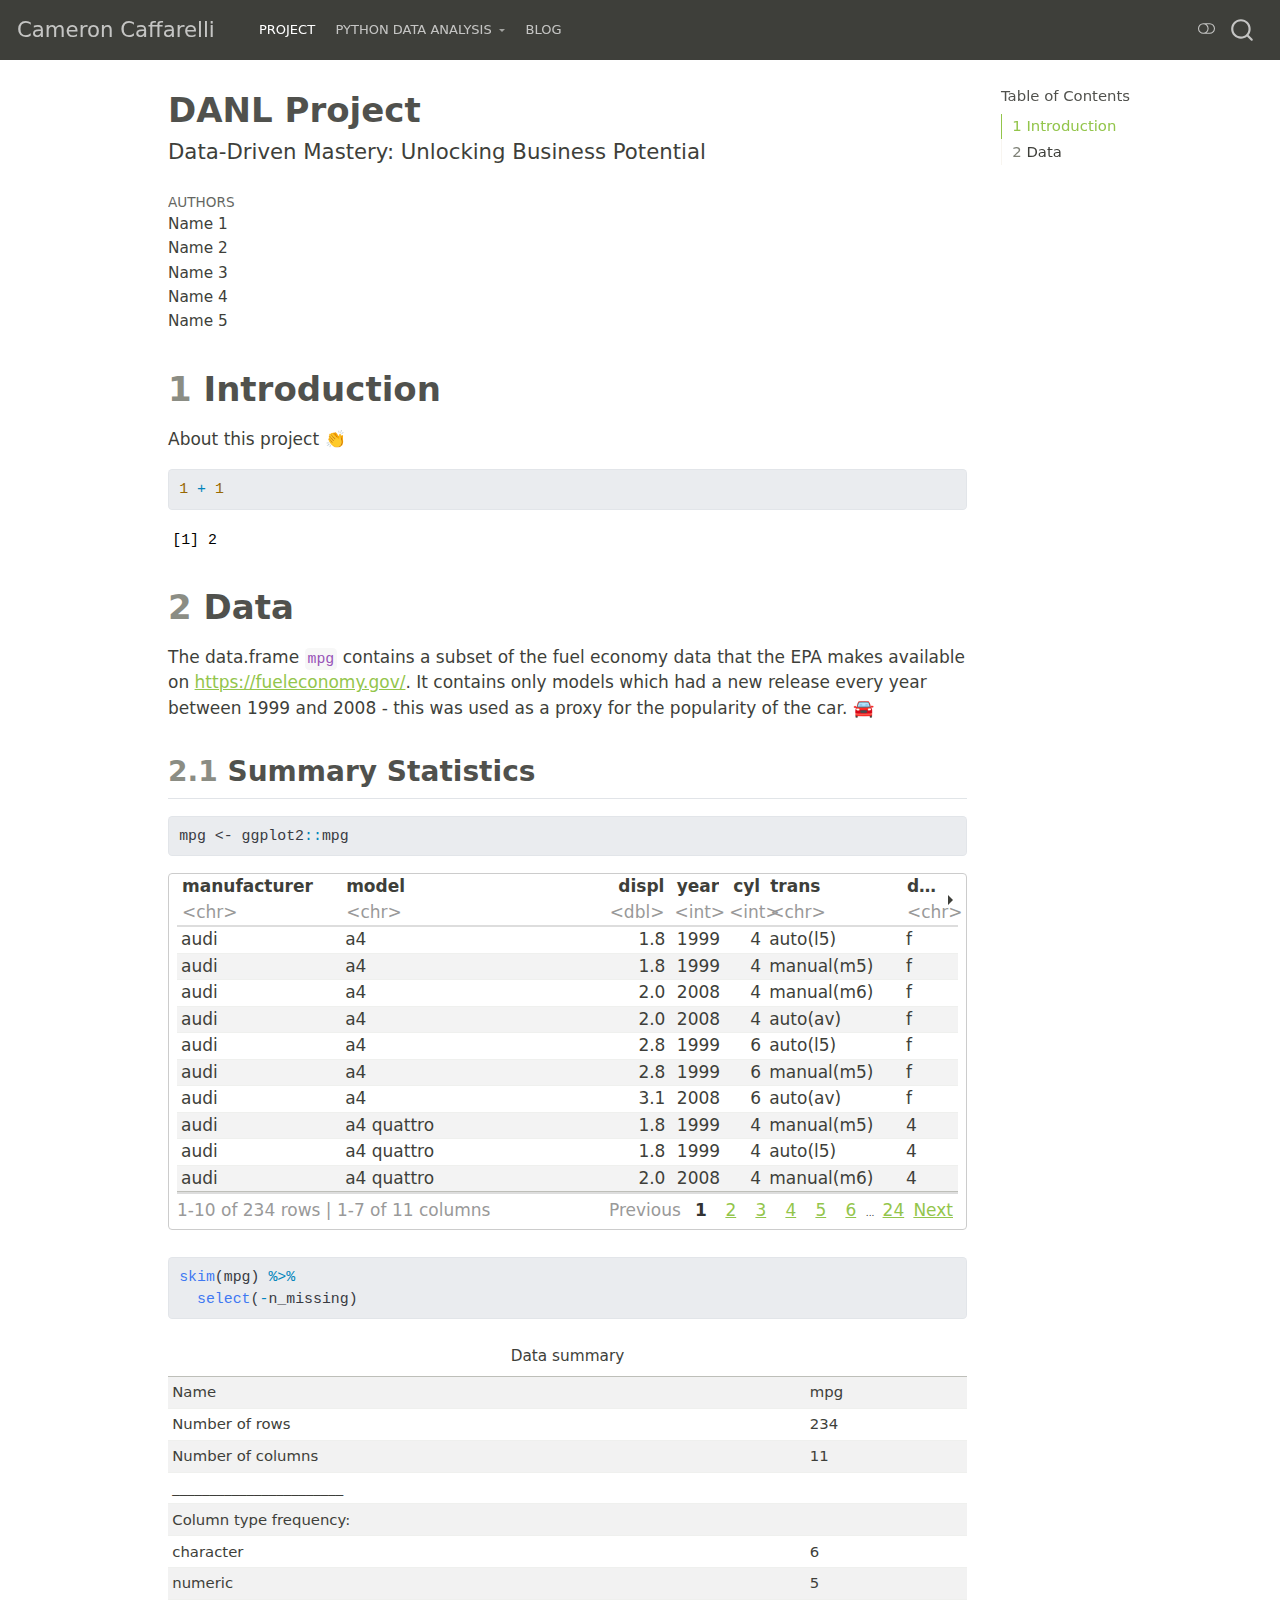
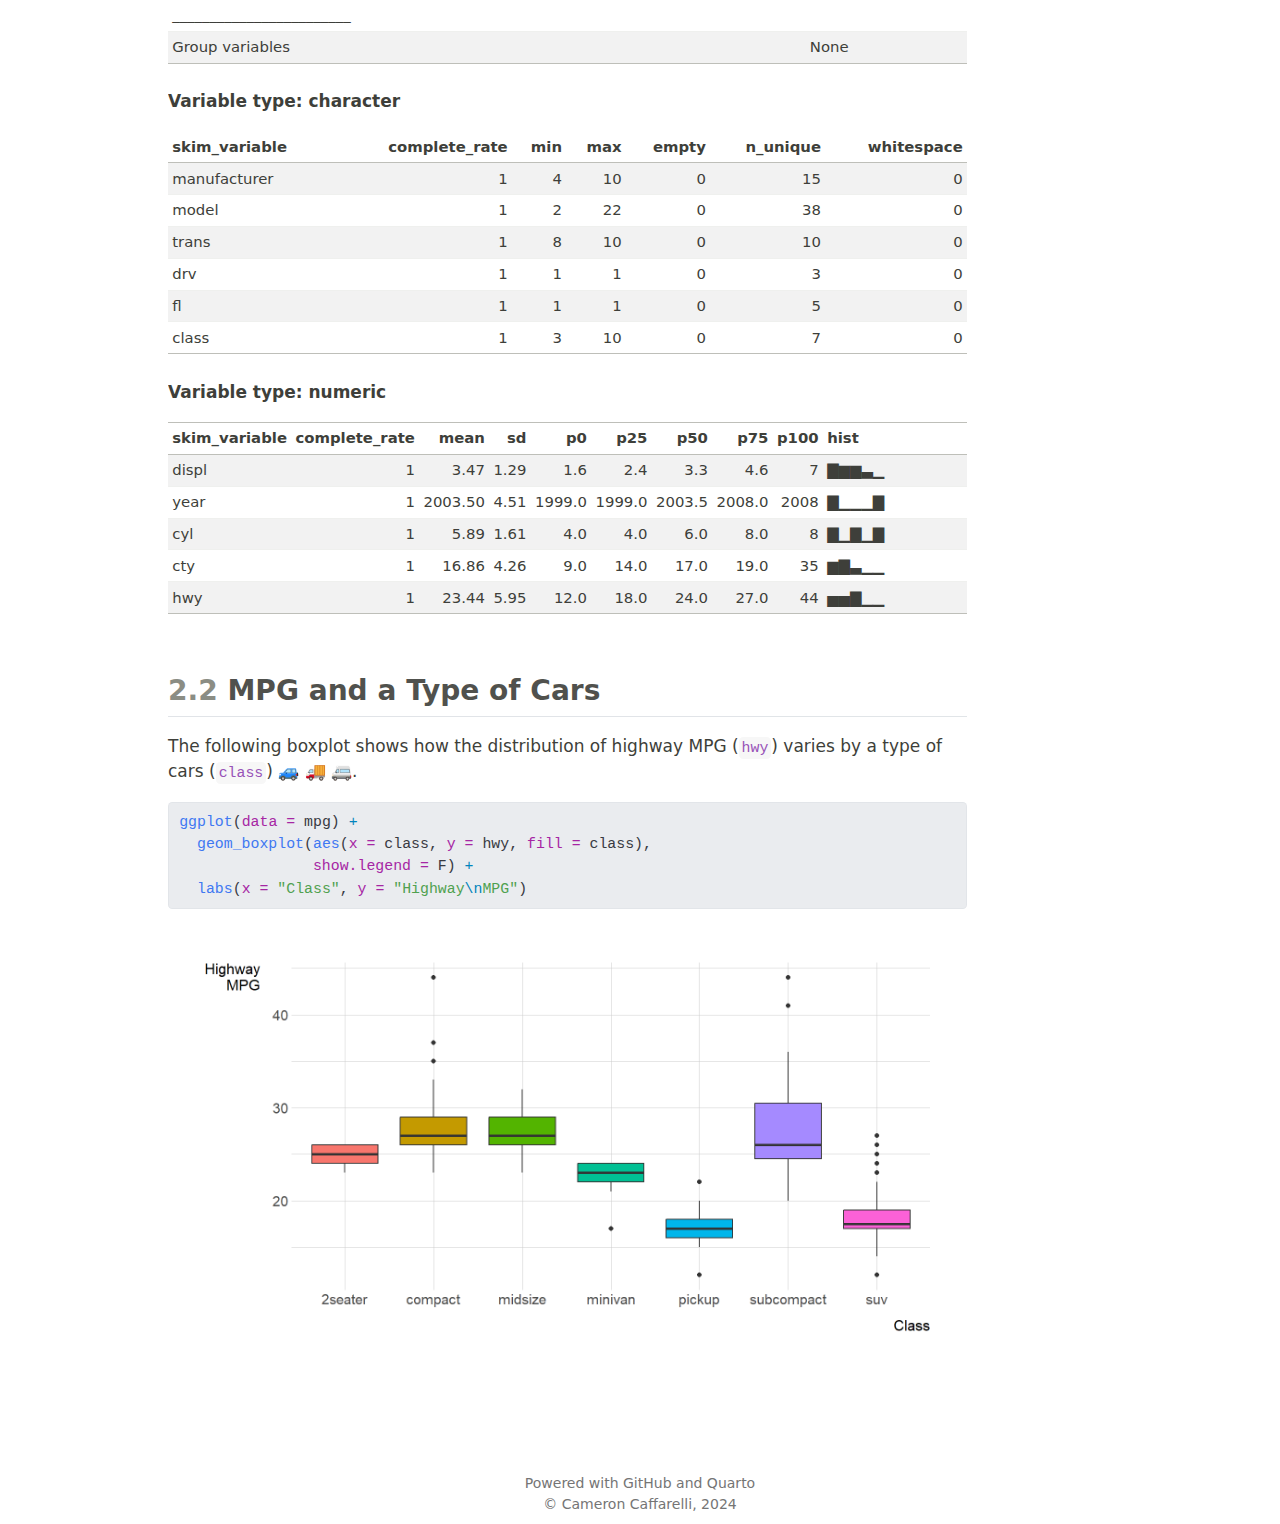
<file: project.html>
<!DOCTYPE html>
<html xmlns="http://www.w3.org/1999/xhtml" lang="en" xml:lang="en"><head>

<meta charset="utf-8">
<meta name="generator" content="quarto-1.3.450">

<meta name="viewport" content="width=device-width, initial-scale=1.0, user-scalable=yes">

<meta name="author" content="Name 1">
<meta name="author" content="Name 2">
<meta name="author" content="Name 3">
<meta name="author" content="Name 4">
<meta name="author" content="Name 5">

<title>Cameron Caffarelli - DANL Project</title>
<style>
code{white-space: pre-wrap;}
span.smallcaps{font-variant: small-caps;}
div.columns{display: flex; gap: min(4vw, 1.5em);}
div.column{flex: auto; overflow-x: auto;}
div.hanging-indent{margin-left: 1.5em; text-indent: -1.5em;}
ul.task-list{list-style: none;}
ul.task-list li input[type="checkbox"] {
  width: 0.8em;
  margin: 0 0.8em 0.2em -1em; /* quarto-specific, see https://github.com/quarto-dev/quarto-cli/issues/4556 */ 
  vertical-align: middle;
}
/* CSS for syntax highlighting */
pre > code.sourceCode { white-space: pre; position: relative; }
pre > code.sourceCode > span { display: inline-block; line-height: 1.25; }
pre > code.sourceCode > span:empty { height: 1.2em; }
.sourceCode { overflow: visible; }
code.sourceCode > span { color: inherit; text-decoration: inherit; }
div.sourceCode { margin: 1em 0; }
pre.sourceCode { margin: 0; }
@media screen {
div.sourceCode { overflow: auto; }
}
@media print {
pre > code.sourceCode { white-space: pre-wrap; }
pre > code.sourceCode > span { text-indent: -5em; padding-left: 5em; }
}
pre.numberSource code
  { counter-reset: source-line 0; }
pre.numberSource code > span
  { position: relative; left: -4em; counter-increment: source-line; }
pre.numberSource code > span > a:first-child::before
  { content: counter(source-line);
    position: relative; left: -1em; text-align: right; vertical-align: baseline;
    border: none; display: inline-block;
    -webkit-touch-callout: none; -webkit-user-select: none;
    -khtml-user-select: none; -moz-user-select: none;
    -ms-user-select: none; user-select: none;
    padding: 0 4px; width: 4em;
  }
pre.numberSource { margin-left: 3em;  padding-left: 4px; }
div.sourceCode
  {   }
@media screen {
pre > code.sourceCode > span > a:first-child::before { text-decoration: underline; }
}
</style>


<script src="site_libs/quarto-nav/quarto-nav.js"></script>
<script src="site_libs/clipboard/clipboard.min.js"></script>
<script src="site_libs/quarto-search/autocomplete.umd.js"></script>
<script src="site_libs/quarto-search/fuse.min.js"></script>
<script src="site_libs/quarto-search/quarto-search.js"></script>
<meta name="quarto:offset" content="./">
<script src="site_libs/quarto-html/quarto.js"></script>
<script src="site_libs/quarto-html/popper.min.js"></script>
<script src="site_libs/quarto-html/tippy.umd.min.js"></script>
<script src="site_libs/quarto-html/anchor.min.js"></script>
<link href="site_libs/quarto-html/tippy.css" rel="stylesheet">
<link href="site_libs/quarto-html/quarto-syntax-highlighting.css" rel="stylesheet" class="quarto-color-scheme" id="quarto-text-highlighting-styles">
<link href="site_libs/quarto-html/quarto-syntax-highlighting-dark.css" rel="prefetch" class="quarto-color-scheme quarto-color-alternate" id="quarto-text-highlighting-styles">
<script src="site_libs/bootstrap/bootstrap.min.js"></script>
<link href="site_libs/bootstrap/bootstrap-icons.css" rel="stylesheet">
<link href="site_libs/bootstrap/bootstrap.min.css" rel="stylesheet" class="quarto-color-scheme" id="quarto-bootstrap" data-mode="light">
<link href="site_libs/bootstrap/bootstrap-dark.min.css" rel="prefetch" class="quarto-color-scheme quarto-color-alternate" id="quarto-bootstrap" data-mode="dark">
<script id="quarto-search-options" type="application/json">{
  "location": "navbar",
  "copy-button": false,
  "collapse-after": 3,
  "panel-placement": "end",
  "type": "overlay",
  "limit": 20,
  "language": {
    "search-no-results-text": "No results",
    "search-matching-documents-text": "matching documents",
    "search-copy-link-title": "Copy link to search",
    "search-hide-matches-text": "Hide additional matches",
    "search-more-match-text": "more match in this document",
    "search-more-matches-text": "more matches in this document",
    "search-clear-button-title": "Clear",
    "search-detached-cancel-button-title": "Cancel",
    "search-submit-button-title": "Submit",
    "search-label": "Search"
  }
}</script>

<link href="site_libs/pagedtable-1.1/css/pagedtable.css" rel="stylesheet">
<script src="site_libs/pagedtable-1.1/js/pagedtable.js"></script>


<link rel="stylesheet" href="styles.css">
</head>

<body class="nav-fixed">

<div id="quarto-search-results"></div>
  <header id="quarto-header" class="headroom fixed-top">
    <nav class="navbar navbar-expand-lg navbar-dark ">
      <div class="navbar-container container-fluid">
      <div class="navbar-brand-container">
    <a class="navbar-brand" href="./index.html">
    <span class="navbar-title">Cameron Caffarelli</span>
    </a>
  </div>
            <div id="quarto-search" class="" title="Search"></div>
          <button class="navbar-toggler" type="button" data-bs-toggle="collapse" data-bs-target="#navbarCollapse" aria-controls="navbarCollapse" aria-expanded="false" aria-label="Toggle navigation" onclick="if (window.quartoToggleHeadroom) { window.quartoToggleHeadroom(); }">
  <span class="navbar-toggler-icon"></span>
</button>
          <div class="collapse navbar-collapse" id="navbarCollapse">
            <ul class="navbar-nav navbar-nav-scroll me-auto">
  <li class="nav-item">
    <a class="nav-link active" href="./project.html" rel="" target="" aria-current="page">
 <span class="menu-text">Project</span></a>
  </li>  
  <li class="nav-item dropdown ">
    <a class="nav-link dropdown-toggle" href="#" id="nav-menu-python-data-analysis" role="button" data-bs-toggle="dropdown" aria-expanded="false" rel="" target="">
 <span class="menu-text">Python Data Analysis</span>
    </a>
    <ul class="dropdown-menu" aria-labelledby="nav-menu-python-data-analysis">    
        <li>
    <a class="dropdown-item" href="./basic-python-intro.html" rel="" target="">
 <span class="dropdown-text">Python basics</span></a>
  </li>  
        <li>
    <a class="dropdown-item" href="./danl-210-quarto-reticulate.html" rel="" target="">
 <span class="dropdown-text">Python basics with Pandas</span></a>
  </li>  
    </ul>
  </li>
  <li class="nav-item">
    <a class="nav-link" href="./blog-listing.html" rel="" target="">
 <span class="menu-text">Blog</span></a>
  </li>  
</ul>
            <div class="quarto-navbar-tools ms-auto">
  <a href="" class="quarto-color-scheme-toggle quarto-navigation-tool  px-1" onclick="window.quartoToggleColorScheme(); return false;" title="Toggle dark mode"><i class="bi"></i></a>
</div>
          </div> <!-- /navcollapse -->
      </div> <!-- /container-fluid -->
    </nav>
</header>
<!-- content -->
<div id="quarto-content" class="quarto-container page-columns page-rows-contents page-layout-article page-navbar">
<!-- sidebar -->
<!-- margin-sidebar -->
    <div id="quarto-margin-sidebar" class="sidebar margin-sidebar">
        <nav id="TOC" role="doc-toc" class="toc-active">
    <h2 id="toc-title">Table of Contents</h2>
   
  <ul class="collapse">
  <li><a href="#introduction" id="toc-introduction" class="nav-link active" data-scroll-target="#introduction"><span class="header-section-number">1</span> Introduction</a></li>
  <li><a href="#data" id="toc-data" class="nav-link" data-scroll-target="#data"><span class="header-section-number">2</span> Data</a>
  <ul class="collapse">
  <li><a href="#summary-statistics" id="toc-summary-statistics" class="nav-link" data-scroll-target="#summary-statistics"><span class="header-section-number">2.1</span> Summary Statistics</a></li>
  <li><a href="#mpg-and-a-type-of-cars" id="toc-mpg-and-a-type-of-cars" class="nav-link" data-scroll-target="#mpg-and-a-type-of-cars"><span class="header-section-number">2.2</span> MPG and a Type of Cars</a></li>
  </ul></li>
  </ul>
</nav>
    </div>
<!-- main -->
<main class="content" id="quarto-document-content">

<header id="title-block-header" class="quarto-title-block default">
<div class="quarto-title">
<h1 class="title">DANL Project</h1>
<p class="subtitle lead">Data-Driven Mastery: Unlocking Business Potential</p>
</div>



<div class="quarto-title-meta">

    <div>
    <div class="quarto-title-meta-heading">Authors</div>
    <div class="quarto-title-meta-contents">
             <p>Name 1 </p>
             <p>Name 2 </p>
             <p>Name 3 </p>
             <p>Name 4 </p>
             <p>Name 5 </p>
          </div>
  </div>
    
  
    
  </div>
  

</header>

<section id="introduction" class="level1" data-number="1">
<h1 data-number="1"><span class="header-section-number">1</span> Introduction</h1>
<p>About this project <span class="emoji" data-emoji="clap">👏</span></p>
<div class="cell">
<div class="sourceCode cell-code" id="cb1"><pre class="sourceCode r code-with-copy"><code class="sourceCode r"><span id="cb1-1"><a href="#cb1-1" aria-hidden="true" tabindex="-1"></a><span class="dv">1</span> <span class="sc">+</span> <span class="dv">1</span></span></code><button title="Copy to Clipboard" class="code-copy-button"><i class="bi"></i></button></pre></div>
<div class="cell-output cell-output-stdout">
<pre><code>[1] 2</code></pre>
</div>
</div>
</section>
<section id="data" class="level1" data-number="2">
<h1 data-number="2"><span class="header-section-number">2</span> Data</h1>
<p>The data.frame <code>mpg</code> contains a subset of the fuel economy data that the EPA makes available on <a href="https://fueleconomy.gov/">https://fueleconomy.gov/</a>. It contains only models which had a new release every year between 1999 and 2008 - this was used as a proxy for the popularity of the car. <span class="emoji" data-emoji="oncoming_automobile">🚘</span></p>
<section id="summary-statistics" class="level2" data-number="2.1">
<h2 data-number="2.1" class="anchored" data-anchor-id="summary-statistics"><span class="header-section-number">2.1</span> Summary Statistics</h2>
<div class="cell">
<div class="sourceCode cell-code" id="cb3"><pre class="sourceCode r code-with-copy"><code class="sourceCode r"><span id="cb3-1"><a href="#cb3-1" aria-hidden="true" tabindex="-1"></a>mpg <span class="ot">&lt;-</span> ggplot2<span class="sc">::</span>mpg</span></code><button title="Copy to Clipboard" class="code-copy-button"><i class="bi"></i></button></pre></div>
</div>
<div class="cell-output-display">

<div data-pagedtable="false">
  <script data-pagedtable-source="" type="application/json">
{"columns":[{"label":["manufacturer"],"name":[1],"type":["chr"],"align":["left"]},{"label":["model"],"name":[2],"type":["chr"],"align":["left"]},{"label":["displ"],"name":[3],"type":["dbl"],"align":["right"]},{"label":["year"],"name":[4],"type":["int"],"align":["right"]},{"label":["cyl"],"name":[5],"type":["int"],"align":["right"]},{"label":["trans"],"name":[6],"type":["chr"],"align":["left"]},{"label":["drv"],"name":[7],"type":["chr"],"align":["left"]},{"label":["cty"],"name":[8],"type":["int"],"align":["right"]},{"label":["hwy"],"name":[9],"type":["int"],"align":["right"]},{"label":["fl"],"name":[10],"type":["chr"],"align":["left"]},{"label":["class"],"name":[11],"type":["chr"],"align":["left"]}],"data":[{"1":"audi","2":"a4","3":"1.8","4":"1999","5":"4","6":"auto(l5)","7":"f","8":"18","9":"29","10":"p","11":"compact"},{"1":"audi","2":"a4","3":"1.8","4":"1999","5":"4","6":"manual(m5)","7":"f","8":"21","9":"29","10":"p","11":"compact"},{"1":"audi","2":"a4","3":"2.0","4":"2008","5":"4","6":"manual(m6)","7":"f","8":"20","9":"31","10":"p","11":"compact"},{"1":"audi","2":"a4","3":"2.0","4":"2008","5":"4","6":"auto(av)","7":"f","8":"21","9":"30","10":"p","11":"compact"},{"1":"audi","2":"a4","3":"2.8","4":"1999","5":"6","6":"auto(l5)","7":"f","8":"16","9":"26","10":"p","11":"compact"},{"1":"audi","2":"a4","3":"2.8","4":"1999","5":"6","6":"manual(m5)","7":"f","8":"18","9":"26","10":"p","11":"compact"},{"1":"audi","2":"a4","3":"3.1","4":"2008","5":"6","6":"auto(av)","7":"f","8":"18","9":"27","10":"p","11":"compact"},{"1":"audi","2":"a4 quattro","3":"1.8","4":"1999","5":"4","6":"manual(m5)","7":"4","8":"18","9":"26","10":"p","11":"compact"},{"1":"audi","2":"a4 quattro","3":"1.8","4":"1999","5":"4","6":"auto(l5)","7":"4","8":"16","9":"25","10":"p","11":"compact"},{"1":"audi","2":"a4 quattro","3":"2.0","4":"2008","5":"4","6":"manual(m6)","7":"4","8":"20","9":"28","10":"p","11":"compact"},{"1":"audi","2":"a4 quattro","3":"2.0","4":"2008","5":"4","6":"auto(s6)","7":"4","8":"19","9":"27","10":"p","11":"compact"},{"1":"audi","2":"a4 quattro","3":"2.8","4":"1999","5":"6","6":"auto(l5)","7":"4","8":"15","9":"25","10":"p","11":"compact"},{"1":"audi","2":"a4 quattro","3":"2.8","4":"1999","5":"6","6":"manual(m5)","7":"4","8":"17","9":"25","10":"p","11":"compact"},{"1":"audi","2":"a4 quattro","3":"3.1","4":"2008","5":"6","6":"auto(s6)","7":"4","8":"17","9":"25","10":"p","11":"compact"},{"1":"audi","2":"a4 quattro","3":"3.1","4":"2008","5":"6","6":"manual(m6)","7":"4","8":"15","9":"25","10":"p","11":"compact"},{"1":"audi","2":"a6 quattro","3":"2.8","4":"1999","5":"6","6":"auto(l5)","7":"4","8":"15","9":"24","10":"p","11":"midsize"},{"1":"audi","2":"a6 quattro","3":"3.1","4":"2008","5":"6","6":"auto(s6)","7":"4","8":"17","9":"25","10":"p","11":"midsize"},{"1":"audi","2":"a6 quattro","3":"4.2","4":"2008","5":"8","6":"auto(s6)","7":"4","8":"16","9":"23","10":"p","11":"midsize"},{"1":"chevrolet","2":"c1500 suburban 2wd","3":"5.3","4":"2008","5":"8","6":"auto(l4)","7":"r","8":"14","9":"20","10":"r","11":"suv"},{"1":"chevrolet","2":"c1500 suburban 2wd","3":"5.3","4":"2008","5":"8","6":"auto(l4)","7":"r","8":"11","9":"15","10":"e","11":"suv"},{"1":"chevrolet","2":"c1500 suburban 2wd","3":"5.3","4":"2008","5":"8","6":"auto(l4)","7":"r","8":"14","9":"20","10":"r","11":"suv"},{"1":"chevrolet","2":"c1500 suburban 2wd","3":"5.7","4":"1999","5":"8","6":"auto(l4)","7":"r","8":"13","9":"17","10":"r","11":"suv"},{"1":"chevrolet","2":"c1500 suburban 2wd","3":"6.0","4":"2008","5":"8","6":"auto(l4)","7":"r","8":"12","9":"17","10":"r","11":"suv"},{"1":"chevrolet","2":"corvette","3":"5.7","4":"1999","5":"8","6":"manual(m6)","7":"r","8":"16","9":"26","10":"p","11":"2seater"},{"1":"chevrolet","2":"corvette","3":"5.7","4":"1999","5":"8","6":"auto(l4)","7":"r","8":"15","9":"23","10":"p","11":"2seater"},{"1":"chevrolet","2":"corvette","3":"6.2","4":"2008","5":"8","6":"manual(m6)","7":"r","8":"16","9":"26","10":"p","11":"2seater"},{"1":"chevrolet","2":"corvette","3":"6.2","4":"2008","5":"8","6":"auto(s6)","7":"r","8":"15","9":"25","10":"p","11":"2seater"},{"1":"chevrolet","2":"corvette","3":"7.0","4":"2008","5":"8","6":"manual(m6)","7":"r","8":"15","9":"24","10":"p","11":"2seater"},{"1":"chevrolet","2":"k1500 tahoe 4wd","3":"5.3","4":"2008","5":"8","6":"auto(l4)","7":"4","8":"14","9":"19","10":"r","11":"suv"},{"1":"chevrolet","2":"k1500 tahoe 4wd","3":"5.3","4":"2008","5":"8","6":"auto(l4)","7":"4","8":"11","9":"14","10":"e","11":"suv"},{"1":"chevrolet","2":"k1500 tahoe 4wd","3":"5.7","4":"1999","5":"8","6":"auto(l4)","7":"4","8":"11","9":"15","10":"r","11":"suv"},{"1":"chevrolet","2":"k1500 tahoe 4wd","3":"6.5","4":"1999","5":"8","6":"auto(l4)","7":"4","8":"14","9":"17","10":"d","11":"suv"},{"1":"chevrolet","2":"malibu","3":"2.4","4":"1999","5":"4","6":"auto(l4)","7":"f","8":"19","9":"27","10":"r","11":"midsize"},{"1":"chevrolet","2":"malibu","3":"2.4","4":"2008","5":"4","6":"auto(l4)","7":"f","8":"22","9":"30","10":"r","11":"midsize"},{"1":"chevrolet","2":"malibu","3":"3.1","4":"1999","5":"6","6":"auto(l4)","7":"f","8":"18","9":"26","10":"r","11":"midsize"},{"1":"chevrolet","2":"malibu","3":"3.5","4":"2008","5":"6","6":"auto(l4)","7":"f","8":"18","9":"29","10":"r","11":"midsize"},{"1":"chevrolet","2":"malibu","3":"3.6","4":"2008","5":"6","6":"auto(s6)","7":"f","8":"17","9":"26","10":"r","11":"midsize"},{"1":"dodge","2":"caravan 2wd","3":"2.4","4":"1999","5":"4","6":"auto(l3)","7":"f","8":"18","9":"24","10":"r","11":"minivan"},{"1":"dodge","2":"caravan 2wd","3":"3.0","4":"1999","5":"6","6":"auto(l4)","7":"f","8":"17","9":"24","10":"r","11":"minivan"},{"1":"dodge","2":"caravan 2wd","3":"3.3","4":"1999","5":"6","6":"auto(l4)","7":"f","8":"16","9":"22","10":"r","11":"minivan"},{"1":"dodge","2":"caravan 2wd","3":"3.3","4":"1999","5":"6","6":"auto(l4)","7":"f","8":"16","9":"22","10":"r","11":"minivan"},{"1":"dodge","2":"caravan 2wd","3":"3.3","4":"2008","5":"6","6":"auto(l4)","7":"f","8":"17","9":"24","10":"r","11":"minivan"},{"1":"dodge","2":"caravan 2wd","3":"3.3","4":"2008","5":"6","6":"auto(l4)","7":"f","8":"17","9":"24","10":"r","11":"minivan"},{"1":"dodge","2":"caravan 2wd","3":"3.3","4":"2008","5":"6","6":"auto(l4)","7":"f","8":"11","9":"17","10":"e","11":"minivan"},{"1":"dodge","2":"caravan 2wd","3":"3.8","4":"1999","5":"6","6":"auto(l4)","7":"f","8":"15","9":"22","10":"r","11":"minivan"},{"1":"dodge","2":"caravan 2wd","3":"3.8","4":"1999","5":"6","6":"auto(l4)","7":"f","8":"15","9":"21","10":"r","11":"minivan"},{"1":"dodge","2":"caravan 2wd","3":"3.8","4":"2008","5":"6","6":"auto(l6)","7":"f","8":"16","9":"23","10":"r","11":"minivan"},{"1":"dodge","2":"caravan 2wd","3":"4.0","4":"2008","5":"6","6":"auto(l6)","7":"f","8":"16","9":"23","10":"r","11":"minivan"},{"1":"dodge","2":"dakota pickup 4wd","3":"3.7","4":"2008","5":"6","6":"manual(m6)","7":"4","8":"15","9":"19","10":"r","11":"pickup"},{"1":"dodge","2":"dakota pickup 4wd","3":"3.7","4":"2008","5":"6","6":"auto(l4)","7":"4","8":"14","9":"18","10":"r","11":"pickup"},{"1":"dodge","2":"dakota pickup 4wd","3":"3.9","4":"1999","5":"6","6":"auto(l4)","7":"4","8":"13","9":"17","10":"r","11":"pickup"},{"1":"dodge","2":"dakota pickup 4wd","3":"3.9","4":"1999","5":"6","6":"manual(m5)","7":"4","8":"14","9":"17","10":"r","11":"pickup"},{"1":"dodge","2":"dakota pickup 4wd","3":"4.7","4":"2008","5":"8","6":"auto(l5)","7":"4","8":"14","9":"19","10":"r","11":"pickup"},{"1":"dodge","2":"dakota pickup 4wd","3":"4.7","4":"2008","5":"8","6":"auto(l5)","7":"4","8":"14","9":"19","10":"r","11":"pickup"},{"1":"dodge","2":"dakota pickup 4wd","3":"4.7","4":"2008","5":"8","6":"auto(l5)","7":"4","8":"9","9":"12","10":"e","11":"pickup"},{"1":"dodge","2":"dakota pickup 4wd","3":"5.2","4":"1999","5":"8","6":"manual(m5)","7":"4","8":"11","9":"17","10":"r","11":"pickup"},{"1":"dodge","2":"dakota pickup 4wd","3":"5.2","4":"1999","5":"8","6":"auto(l4)","7":"4","8":"11","9":"15","10":"r","11":"pickup"},{"1":"dodge","2":"durango 4wd","3":"3.9","4":"1999","5":"6","6":"auto(l4)","7":"4","8":"13","9":"17","10":"r","11":"suv"},{"1":"dodge","2":"durango 4wd","3":"4.7","4":"2008","5":"8","6":"auto(l5)","7":"4","8":"13","9":"17","10":"r","11":"suv"},{"1":"dodge","2":"durango 4wd","3":"4.7","4":"2008","5":"8","6":"auto(l5)","7":"4","8":"9","9":"12","10":"e","11":"suv"},{"1":"dodge","2":"durango 4wd","3":"4.7","4":"2008","5":"8","6":"auto(l5)","7":"4","8":"13","9":"17","10":"r","11":"suv"},{"1":"dodge","2":"durango 4wd","3":"5.2","4":"1999","5":"8","6":"auto(l4)","7":"4","8":"11","9":"16","10":"r","11":"suv"},{"1":"dodge","2":"durango 4wd","3":"5.7","4":"2008","5":"8","6":"auto(l5)","7":"4","8":"13","9":"18","10":"r","11":"suv"},{"1":"dodge","2":"durango 4wd","3":"5.9","4":"1999","5":"8","6":"auto(l4)","7":"4","8":"11","9":"15","10":"r","11":"suv"},{"1":"dodge","2":"ram 1500 pickup 4wd","3":"4.7","4":"2008","5":"8","6":"manual(m6)","7":"4","8":"12","9":"16","10":"r","11":"pickup"},{"1":"dodge","2":"ram 1500 pickup 4wd","3":"4.7","4":"2008","5":"8","6":"auto(l5)","7":"4","8":"9","9":"12","10":"e","11":"pickup"},{"1":"dodge","2":"ram 1500 pickup 4wd","3":"4.7","4":"2008","5":"8","6":"auto(l5)","7":"4","8":"13","9":"17","10":"r","11":"pickup"},{"1":"dodge","2":"ram 1500 pickup 4wd","3":"4.7","4":"2008","5":"8","6":"auto(l5)","7":"4","8":"13","9":"17","10":"r","11":"pickup"},{"1":"dodge","2":"ram 1500 pickup 4wd","3":"4.7","4":"2008","5":"8","6":"manual(m6)","7":"4","8":"12","9":"16","10":"r","11":"pickup"},{"1":"dodge","2":"ram 1500 pickup 4wd","3":"4.7","4":"2008","5":"8","6":"manual(m6)","7":"4","8":"9","9":"12","10":"e","11":"pickup"},{"1":"dodge","2":"ram 1500 pickup 4wd","3":"5.2","4":"1999","5":"8","6":"auto(l4)","7":"4","8":"11","9":"15","10":"r","11":"pickup"},{"1":"dodge","2":"ram 1500 pickup 4wd","3":"5.2","4":"1999","5":"8","6":"manual(m5)","7":"4","8":"11","9":"16","10":"r","11":"pickup"},{"1":"dodge","2":"ram 1500 pickup 4wd","3":"5.7","4":"2008","5":"8","6":"auto(l5)","7":"4","8":"13","9":"17","10":"r","11":"pickup"},{"1":"dodge","2":"ram 1500 pickup 4wd","3":"5.9","4":"1999","5":"8","6":"auto(l4)","7":"4","8":"11","9":"15","10":"r","11":"pickup"},{"1":"ford","2":"expedition 2wd","3":"4.6","4":"1999","5":"8","6":"auto(l4)","7":"r","8":"11","9":"17","10":"r","11":"suv"},{"1":"ford","2":"expedition 2wd","3":"5.4","4":"1999","5":"8","6":"auto(l4)","7":"r","8":"11","9":"17","10":"r","11":"suv"},{"1":"ford","2":"expedition 2wd","3":"5.4","4":"2008","5":"8","6":"auto(l6)","7":"r","8":"12","9":"18","10":"r","11":"suv"},{"1":"ford","2":"explorer 4wd","3":"4.0","4":"1999","5":"6","6":"auto(l5)","7":"4","8":"14","9":"17","10":"r","11":"suv"},{"1":"ford","2":"explorer 4wd","3":"4.0","4":"1999","5":"6","6":"manual(m5)","7":"4","8":"15","9":"19","10":"r","11":"suv"},{"1":"ford","2":"explorer 4wd","3":"4.0","4":"1999","5":"6","6":"auto(l5)","7":"4","8":"14","9":"17","10":"r","11":"suv"},{"1":"ford","2":"explorer 4wd","3":"4.0","4":"2008","5":"6","6":"auto(l5)","7":"4","8":"13","9":"19","10":"r","11":"suv"},{"1":"ford","2":"explorer 4wd","3":"4.6","4":"2008","5":"8","6":"auto(l6)","7":"4","8":"13","9":"19","10":"r","11":"suv"},{"1":"ford","2":"explorer 4wd","3":"5.0","4":"1999","5":"8","6":"auto(l4)","7":"4","8":"13","9":"17","10":"r","11":"suv"},{"1":"ford","2":"f150 pickup 4wd","3":"4.2","4":"1999","5":"6","6":"auto(l4)","7":"4","8":"14","9":"17","10":"r","11":"pickup"},{"1":"ford","2":"f150 pickup 4wd","3":"4.2","4":"1999","5":"6","6":"manual(m5)","7":"4","8":"14","9":"17","10":"r","11":"pickup"},{"1":"ford","2":"f150 pickup 4wd","3":"4.6","4":"1999","5":"8","6":"manual(m5)","7":"4","8":"13","9":"16","10":"r","11":"pickup"},{"1":"ford","2":"f150 pickup 4wd","3":"4.6","4":"1999","5":"8","6":"auto(l4)","7":"4","8":"13","9":"16","10":"r","11":"pickup"},{"1":"ford","2":"f150 pickup 4wd","3":"4.6","4":"2008","5":"8","6":"auto(l4)","7":"4","8":"13","9":"17","10":"r","11":"pickup"},{"1":"ford","2":"f150 pickup 4wd","3":"5.4","4":"1999","5":"8","6":"auto(l4)","7":"4","8":"11","9":"15","10":"r","11":"pickup"},{"1":"ford","2":"f150 pickup 4wd","3":"5.4","4":"2008","5":"8","6":"auto(l4)","7":"4","8":"13","9":"17","10":"r","11":"pickup"},{"1":"ford","2":"mustang","3":"3.8","4":"1999","5":"6","6":"manual(m5)","7":"r","8":"18","9":"26","10":"r","11":"subcompact"},{"1":"ford","2":"mustang","3":"3.8","4":"1999","5":"6","6":"auto(l4)","7":"r","8":"18","9":"25","10":"r","11":"subcompact"},{"1":"ford","2":"mustang","3":"4.0","4":"2008","5":"6","6":"manual(m5)","7":"r","8":"17","9":"26","10":"r","11":"subcompact"},{"1":"ford","2":"mustang","3":"4.0","4":"2008","5":"6","6":"auto(l5)","7":"r","8":"16","9":"24","10":"r","11":"subcompact"},{"1":"ford","2":"mustang","3":"4.6","4":"1999","5":"8","6":"auto(l4)","7":"r","8":"15","9":"21","10":"r","11":"subcompact"},{"1":"ford","2":"mustang","3":"4.6","4":"1999","5":"8","6":"manual(m5)","7":"r","8":"15","9":"22","10":"r","11":"subcompact"},{"1":"ford","2":"mustang","3":"4.6","4":"2008","5":"8","6":"manual(m5)","7":"r","8":"15","9":"23","10":"r","11":"subcompact"},{"1":"ford","2":"mustang","3":"4.6","4":"2008","5":"8","6":"auto(l5)","7":"r","8":"15","9":"22","10":"r","11":"subcompact"},{"1":"ford","2":"mustang","3":"5.4","4":"2008","5":"8","6":"manual(m6)","7":"r","8":"14","9":"20","10":"p","11":"subcompact"},{"1":"honda","2":"civic","3":"1.6","4":"1999","5":"4","6":"manual(m5)","7":"f","8":"28","9":"33","10":"r","11":"subcompact"},{"1":"honda","2":"civic","3":"1.6","4":"1999","5":"4","6":"auto(l4)","7":"f","8":"24","9":"32","10":"r","11":"subcompact"},{"1":"honda","2":"civic","3":"1.6","4":"1999","5":"4","6":"manual(m5)","7":"f","8":"25","9":"32","10":"r","11":"subcompact"},{"1":"honda","2":"civic","3":"1.6","4":"1999","5":"4","6":"manual(m5)","7":"f","8":"23","9":"29","10":"p","11":"subcompact"},{"1":"honda","2":"civic","3":"1.6","4":"1999","5":"4","6":"auto(l4)","7":"f","8":"24","9":"32","10":"r","11":"subcompact"},{"1":"honda","2":"civic","3":"1.8","4":"2008","5":"4","6":"manual(m5)","7":"f","8":"26","9":"34","10":"r","11":"subcompact"},{"1":"honda","2":"civic","3":"1.8","4":"2008","5":"4","6":"auto(l5)","7":"f","8":"25","9":"36","10":"r","11":"subcompact"},{"1":"honda","2":"civic","3":"1.8","4":"2008","5":"4","6":"auto(l5)","7":"f","8":"24","9":"36","10":"c","11":"subcompact"},{"1":"honda","2":"civic","3":"2.0","4":"2008","5":"4","6":"manual(m6)","7":"f","8":"21","9":"29","10":"p","11":"subcompact"},{"1":"hyundai","2":"sonata","3":"2.4","4":"1999","5":"4","6":"auto(l4)","7":"f","8":"18","9":"26","10":"r","11":"midsize"},{"1":"hyundai","2":"sonata","3":"2.4","4":"1999","5":"4","6":"manual(m5)","7":"f","8":"18","9":"27","10":"r","11":"midsize"},{"1":"hyundai","2":"sonata","3":"2.4","4":"2008","5":"4","6":"auto(l4)","7":"f","8":"21","9":"30","10":"r","11":"midsize"},{"1":"hyundai","2":"sonata","3":"2.4","4":"2008","5":"4","6":"manual(m5)","7":"f","8":"21","9":"31","10":"r","11":"midsize"},{"1":"hyundai","2":"sonata","3":"2.5","4":"1999","5":"6","6":"auto(l4)","7":"f","8":"18","9":"26","10":"r","11":"midsize"},{"1":"hyundai","2":"sonata","3":"2.5","4":"1999","5":"6","6":"manual(m5)","7":"f","8":"18","9":"26","10":"r","11":"midsize"},{"1":"hyundai","2":"sonata","3":"3.3","4":"2008","5":"6","6":"auto(l5)","7":"f","8":"19","9":"28","10":"r","11":"midsize"},{"1":"hyundai","2":"tiburon","3":"2.0","4":"1999","5":"4","6":"auto(l4)","7":"f","8":"19","9":"26","10":"r","11":"subcompact"},{"1":"hyundai","2":"tiburon","3":"2.0","4":"1999","5":"4","6":"manual(m5)","7":"f","8":"19","9":"29","10":"r","11":"subcompact"},{"1":"hyundai","2":"tiburon","3":"2.0","4":"2008","5":"4","6":"manual(m5)","7":"f","8":"20","9":"28","10":"r","11":"subcompact"},{"1":"hyundai","2":"tiburon","3":"2.0","4":"2008","5":"4","6":"auto(l4)","7":"f","8":"20","9":"27","10":"r","11":"subcompact"},{"1":"hyundai","2":"tiburon","3":"2.7","4":"2008","5":"6","6":"auto(l4)","7":"f","8":"17","9":"24","10":"r","11":"subcompact"},{"1":"hyundai","2":"tiburon","3":"2.7","4":"2008","5":"6","6":"manual(m6)","7":"f","8":"16","9":"24","10":"r","11":"subcompact"},{"1":"hyundai","2":"tiburon","3":"2.7","4":"2008","5":"6","6":"manual(m5)","7":"f","8":"17","9":"24","10":"r","11":"subcompact"},{"1":"jeep","2":"grand cherokee 4wd","3":"3.0","4":"2008","5":"6","6":"auto(l5)","7":"4","8":"17","9":"22","10":"d","11":"suv"},{"1":"jeep","2":"grand cherokee 4wd","3":"3.7","4":"2008","5":"6","6":"auto(l5)","7":"4","8":"15","9":"19","10":"r","11":"suv"},{"1":"jeep","2":"grand cherokee 4wd","3":"4.0","4":"1999","5":"6","6":"auto(l4)","7":"4","8":"15","9":"20","10":"r","11":"suv"},{"1":"jeep","2":"grand cherokee 4wd","3":"4.7","4":"1999","5":"8","6":"auto(l4)","7":"4","8":"14","9":"17","10":"r","11":"suv"},{"1":"jeep","2":"grand cherokee 4wd","3":"4.7","4":"2008","5":"8","6":"auto(l5)","7":"4","8":"9","9":"12","10":"e","11":"suv"},{"1":"jeep","2":"grand cherokee 4wd","3":"4.7","4":"2008","5":"8","6":"auto(l5)","7":"4","8":"14","9":"19","10":"r","11":"suv"},{"1":"jeep","2":"grand cherokee 4wd","3":"5.7","4":"2008","5":"8","6":"auto(l5)","7":"4","8":"13","9":"18","10":"r","11":"suv"},{"1":"jeep","2":"grand cherokee 4wd","3":"6.1","4":"2008","5":"8","6":"auto(l5)","7":"4","8":"11","9":"14","10":"p","11":"suv"},{"1":"land rover","2":"range rover","3":"4.0","4":"1999","5":"8","6":"auto(l4)","7":"4","8":"11","9":"15","10":"p","11":"suv"},{"1":"land rover","2":"range rover","3":"4.2","4":"2008","5":"8","6":"auto(s6)","7":"4","8":"12","9":"18","10":"r","11":"suv"},{"1":"land rover","2":"range rover","3":"4.4","4":"2008","5":"8","6":"auto(s6)","7":"4","8":"12","9":"18","10":"r","11":"suv"},{"1":"land rover","2":"range rover","3":"4.6","4":"1999","5":"8","6":"auto(l4)","7":"4","8":"11","9":"15","10":"p","11":"suv"},{"1":"lincoln","2":"navigator 2wd","3":"5.4","4":"1999","5":"8","6":"auto(l4)","7":"r","8":"11","9":"17","10":"r","11":"suv"},{"1":"lincoln","2":"navigator 2wd","3":"5.4","4":"1999","5":"8","6":"auto(l4)","7":"r","8":"11","9":"16","10":"p","11":"suv"},{"1":"lincoln","2":"navigator 2wd","3":"5.4","4":"2008","5":"8","6":"auto(l6)","7":"r","8":"12","9":"18","10":"r","11":"suv"},{"1":"mercury","2":"mountaineer 4wd","3":"4.0","4":"1999","5":"6","6":"auto(l5)","7":"4","8":"14","9":"17","10":"r","11":"suv"},{"1":"mercury","2":"mountaineer 4wd","3":"4.0","4":"2008","5":"6","6":"auto(l5)","7":"4","8":"13","9":"19","10":"r","11":"suv"},{"1":"mercury","2":"mountaineer 4wd","3":"4.6","4":"2008","5":"8","6":"auto(l6)","7":"4","8":"13","9":"19","10":"r","11":"suv"},{"1":"mercury","2":"mountaineer 4wd","3":"5.0","4":"1999","5":"8","6":"auto(l4)","7":"4","8":"13","9":"17","10":"r","11":"suv"},{"1":"nissan","2":"altima","3":"2.4","4":"1999","5":"4","6":"manual(m5)","7":"f","8":"21","9":"29","10":"r","11":"compact"},{"1":"nissan","2":"altima","3":"2.4","4":"1999","5":"4","6":"auto(l4)","7":"f","8":"19","9":"27","10":"r","11":"compact"},{"1":"nissan","2":"altima","3":"2.5","4":"2008","5":"4","6":"auto(av)","7":"f","8":"23","9":"31","10":"r","11":"midsize"},{"1":"nissan","2":"altima","3":"2.5","4":"2008","5":"4","6":"manual(m6)","7":"f","8":"23","9":"32","10":"r","11":"midsize"},{"1":"nissan","2":"altima","3":"3.5","4":"2008","5":"6","6":"manual(m6)","7":"f","8":"19","9":"27","10":"p","11":"midsize"},{"1":"nissan","2":"altima","3":"3.5","4":"2008","5":"6","6":"auto(av)","7":"f","8":"19","9":"26","10":"p","11":"midsize"},{"1":"nissan","2":"maxima","3":"3.0","4":"1999","5":"6","6":"auto(l4)","7":"f","8":"18","9":"26","10":"r","11":"midsize"},{"1":"nissan","2":"maxima","3":"3.0","4":"1999","5":"6","6":"manual(m5)","7":"f","8":"19","9":"25","10":"r","11":"midsize"},{"1":"nissan","2":"maxima","3":"3.5","4":"2008","5":"6","6":"auto(av)","7":"f","8":"19","9":"25","10":"p","11":"midsize"},{"1":"nissan","2":"pathfinder 4wd","3":"3.3","4":"1999","5":"6","6":"auto(l4)","7":"4","8":"14","9":"17","10":"r","11":"suv"},{"1":"nissan","2":"pathfinder 4wd","3":"3.3","4":"1999","5":"6","6":"manual(m5)","7":"4","8":"15","9":"17","10":"r","11":"suv"},{"1":"nissan","2":"pathfinder 4wd","3":"4.0","4":"2008","5":"6","6":"auto(l5)","7":"4","8":"14","9":"20","10":"p","11":"suv"},{"1":"nissan","2":"pathfinder 4wd","3":"5.6","4":"2008","5":"8","6":"auto(s5)","7":"4","8":"12","9":"18","10":"p","11":"suv"},{"1":"pontiac","2":"grand prix","3":"3.1","4":"1999","5":"6","6":"auto(l4)","7":"f","8":"18","9":"26","10":"r","11":"midsize"},{"1":"pontiac","2":"grand prix","3":"3.8","4":"1999","5":"6","6":"auto(l4)","7":"f","8":"16","9":"26","10":"p","11":"midsize"},{"1":"pontiac","2":"grand prix","3":"3.8","4":"1999","5":"6","6":"auto(l4)","7":"f","8":"17","9":"27","10":"r","11":"midsize"},{"1":"pontiac","2":"grand prix","3":"3.8","4":"2008","5":"6","6":"auto(l4)","7":"f","8":"18","9":"28","10":"r","11":"midsize"},{"1":"pontiac","2":"grand prix","3":"5.3","4":"2008","5":"8","6":"auto(s4)","7":"f","8":"16","9":"25","10":"p","11":"midsize"},{"1":"subaru","2":"forester awd","3":"2.5","4":"1999","5":"4","6":"manual(m5)","7":"4","8":"18","9":"25","10":"r","11":"suv"},{"1":"subaru","2":"forester awd","3":"2.5","4":"1999","5":"4","6":"auto(l4)","7":"4","8":"18","9":"24","10":"r","11":"suv"},{"1":"subaru","2":"forester awd","3":"2.5","4":"2008","5":"4","6":"manual(m5)","7":"4","8":"20","9":"27","10":"r","11":"suv"},{"1":"subaru","2":"forester awd","3":"2.5","4":"2008","5":"4","6":"manual(m5)","7":"4","8":"19","9":"25","10":"p","11":"suv"},{"1":"subaru","2":"forester awd","3":"2.5","4":"2008","5":"4","6":"auto(l4)","7":"4","8":"20","9":"26","10":"r","11":"suv"},{"1":"subaru","2":"forester awd","3":"2.5","4":"2008","5":"4","6":"auto(l4)","7":"4","8":"18","9":"23","10":"p","11":"suv"},{"1":"subaru","2":"impreza awd","3":"2.2","4":"1999","5":"4","6":"auto(l4)","7":"4","8":"21","9":"26","10":"r","11":"subcompact"},{"1":"subaru","2":"impreza awd","3":"2.2","4":"1999","5":"4","6":"manual(m5)","7":"4","8":"19","9":"26","10":"r","11":"subcompact"},{"1":"subaru","2":"impreza awd","3":"2.5","4":"1999","5":"4","6":"manual(m5)","7":"4","8":"19","9":"26","10":"r","11":"subcompact"},{"1":"subaru","2":"impreza awd","3":"2.5","4":"1999","5":"4","6":"auto(l4)","7":"4","8":"19","9":"26","10":"r","11":"subcompact"},{"1":"subaru","2":"impreza awd","3":"2.5","4":"2008","5":"4","6":"auto(s4)","7":"4","8":"20","9":"25","10":"p","11":"compact"},{"1":"subaru","2":"impreza awd","3":"2.5","4":"2008","5":"4","6":"auto(s4)","7":"4","8":"20","9":"27","10":"r","11":"compact"},{"1":"subaru","2":"impreza awd","3":"2.5","4":"2008","5":"4","6":"manual(m5)","7":"4","8":"19","9":"25","10":"p","11":"compact"},{"1":"subaru","2":"impreza awd","3":"2.5","4":"2008","5":"4","6":"manual(m5)","7":"4","8":"20","9":"27","10":"r","11":"compact"},{"1":"toyota","2":"4runner 4wd","3":"2.7","4":"1999","5":"4","6":"manual(m5)","7":"4","8":"15","9":"20","10":"r","11":"suv"},{"1":"toyota","2":"4runner 4wd","3":"2.7","4":"1999","5":"4","6":"auto(l4)","7":"4","8":"16","9":"20","10":"r","11":"suv"},{"1":"toyota","2":"4runner 4wd","3":"3.4","4":"1999","5":"6","6":"auto(l4)","7":"4","8":"15","9":"19","10":"r","11":"suv"},{"1":"toyota","2":"4runner 4wd","3":"3.4","4":"1999","5":"6","6":"manual(m5)","7":"4","8":"15","9":"17","10":"r","11":"suv"},{"1":"toyota","2":"4runner 4wd","3":"4.0","4":"2008","5":"6","6":"auto(l5)","7":"4","8":"16","9":"20","10":"r","11":"suv"},{"1":"toyota","2":"4runner 4wd","3":"4.7","4":"2008","5":"8","6":"auto(l5)","7":"4","8":"14","9":"17","10":"r","11":"suv"},{"1":"toyota","2":"camry","3":"2.2","4":"1999","5":"4","6":"manual(m5)","7":"f","8":"21","9":"29","10":"r","11":"midsize"},{"1":"toyota","2":"camry","3":"2.2","4":"1999","5":"4","6":"auto(l4)","7":"f","8":"21","9":"27","10":"r","11":"midsize"},{"1":"toyota","2":"camry","3":"2.4","4":"2008","5":"4","6":"manual(m5)","7":"f","8":"21","9":"31","10":"r","11":"midsize"},{"1":"toyota","2":"camry","3":"2.4","4":"2008","5":"4","6":"auto(l5)","7":"f","8":"21","9":"31","10":"r","11":"midsize"},{"1":"toyota","2":"camry","3":"3.0","4":"1999","5":"6","6":"auto(l4)","7":"f","8":"18","9":"26","10":"r","11":"midsize"},{"1":"toyota","2":"camry","3":"3.0","4":"1999","5":"6","6":"manual(m5)","7":"f","8":"18","9":"26","10":"r","11":"midsize"},{"1":"toyota","2":"camry","3":"3.5","4":"2008","5":"6","6":"auto(s6)","7":"f","8":"19","9":"28","10":"r","11":"midsize"},{"1":"toyota","2":"camry solara","3":"2.2","4":"1999","5":"4","6":"auto(l4)","7":"f","8":"21","9":"27","10":"r","11":"compact"},{"1":"toyota","2":"camry solara","3":"2.2","4":"1999","5":"4","6":"manual(m5)","7":"f","8":"21","9":"29","10":"r","11":"compact"},{"1":"toyota","2":"camry solara","3":"2.4","4":"2008","5":"4","6":"manual(m5)","7":"f","8":"21","9":"31","10":"r","11":"compact"},{"1":"toyota","2":"camry solara","3":"2.4","4":"2008","5":"4","6":"auto(s5)","7":"f","8":"22","9":"31","10":"r","11":"compact"},{"1":"toyota","2":"camry solara","3":"3.0","4":"1999","5":"6","6":"auto(l4)","7":"f","8":"18","9":"26","10":"r","11":"compact"},{"1":"toyota","2":"camry solara","3":"3.0","4":"1999","5":"6","6":"manual(m5)","7":"f","8":"18","9":"26","10":"r","11":"compact"},{"1":"toyota","2":"camry solara","3":"3.3","4":"2008","5":"6","6":"auto(s5)","7":"f","8":"18","9":"27","10":"r","11":"compact"},{"1":"toyota","2":"corolla","3":"1.8","4":"1999","5":"4","6":"auto(l3)","7":"f","8":"24","9":"30","10":"r","11":"compact"},{"1":"toyota","2":"corolla","3":"1.8","4":"1999","5":"4","6":"auto(l4)","7":"f","8":"24","9":"33","10":"r","11":"compact"},{"1":"toyota","2":"corolla","3":"1.8","4":"1999","5":"4","6":"manual(m5)","7":"f","8":"26","9":"35","10":"r","11":"compact"},{"1":"toyota","2":"corolla","3":"1.8","4":"2008","5":"4","6":"manual(m5)","7":"f","8":"28","9":"37","10":"r","11":"compact"},{"1":"toyota","2":"corolla","3":"1.8","4":"2008","5":"4","6":"auto(l4)","7":"f","8":"26","9":"35","10":"r","11":"compact"},{"1":"toyota","2":"land cruiser wagon 4wd","3":"4.7","4":"1999","5":"8","6":"auto(l4)","7":"4","8":"11","9":"15","10":"r","11":"suv"},{"1":"toyota","2":"land cruiser wagon 4wd","3":"5.7","4":"2008","5":"8","6":"auto(s6)","7":"4","8":"13","9":"18","10":"r","11":"suv"},{"1":"toyota","2":"toyota tacoma 4wd","3":"2.7","4":"1999","5":"4","6":"manual(m5)","7":"4","8":"15","9":"20","10":"r","11":"pickup"},{"1":"toyota","2":"toyota tacoma 4wd","3":"2.7","4":"1999","5":"4","6":"auto(l4)","7":"4","8":"16","9":"20","10":"r","11":"pickup"},{"1":"toyota","2":"toyota tacoma 4wd","3":"2.7","4":"2008","5":"4","6":"manual(m5)","7":"4","8":"17","9":"22","10":"r","11":"pickup"},{"1":"toyota","2":"toyota tacoma 4wd","3":"3.4","4":"1999","5":"6","6":"manual(m5)","7":"4","8":"15","9":"17","10":"r","11":"pickup"},{"1":"toyota","2":"toyota tacoma 4wd","3":"3.4","4":"1999","5":"6","6":"auto(l4)","7":"4","8":"15","9":"19","10":"r","11":"pickup"},{"1":"toyota","2":"toyota tacoma 4wd","3":"4.0","4":"2008","5":"6","6":"manual(m6)","7":"4","8":"15","9":"18","10":"r","11":"pickup"},{"1":"toyota","2":"toyota tacoma 4wd","3":"4.0","4":"2008","5":"6","6":"auto(l5)","7":"4","8":"16","9":"20","10":"r","11":"pickup"},{"1":"volkswagen","2":"gti","3":"2.0","4":"1999","5":"4","6":"manual(m5)","7":"f","8":"21","9":"29","10":"r","11":"compact"},{"1":"volkswagen","2":"gti","3":"2.0","4":"1999","5":"4","6":"auto(l4)","7":"f","8":"19","9":"26","10":"r","11":"compact"},{"1":"volkswagen","2":"gti","3":"2.0","4":"2008","5":"4","6":"manual(m6)","7":"f","8":"21","9":"29","10":"p","11":"compact"},{"1":"volkswagen","2":"gti","3":"2.0","4":"2008","5":"4","6":"auto(s6)","7":"f","8":"22","9":"29","10":"p","11":"compact"},{"1":"volkswagen","2":"gti","3":"2.8","4":"1999","5":"6","6":"manual(m5)","7":"f","8":"17","9":"24","10":"r","11":"compact"},{"1":"volkswagen","2":"jetta","3":"1.9","4":"1999","5":"4","6":"manual(m5)","7":"f","8":"33","9":"44","10":"d","11":"compact"},{"1":"volkswagen","2":"jetta","3":"2.0","4":"1999","5":"4","6":"manual(m5)","7":"f","8":"21","9":"29","10":"r","11":"compact"},{"1":"volkswagen","2":"jetta","3":"2.0","4":"1999","5":"4","6":"auto(l4)","7":"f","8":"19","9":"26","10":"r","11":"compact"},{"1":"volkswagen","2":"jetta","3":"2.0","4":"2008","5":"4","6":"auto(s6)","7":"f","8":"22","9":"29","10":"p","11":"compact"},{"1":"volkswagen","2":"jetta","3":"2.0","4":"2008","5":"4","6":"manual(m6)","7":"f","8":"21","9":"29","10":"p","11":"compact"},{"1":"volkswagen","2":"jetta","3":"2.5","4":"2008","5":"5","6":"auto(s6)","7":"f","8":"21","9":"29","10":"r","11":"compact"},{"1":"volkswagen","2":"jetta","3":"2.5","4":"2008","5":"5","6":"manual(m5)","7":"f","8":"21","9":"29","10":"r","11":"compact"},{"1":"volkswagen","2":"jetta","3":"2.8","4":"1999","5":"6","6":"auto(l4)","7":"f","8":"16","9":"23","10":"r","11":"compact"},{"1":"volkswagen","2":"jetta","3":"2.8","4":"1999","5":"6","6":"manual(m5)","7":"f","8":"17","9":"24","10":"r","11":"compact"},{"1":"volkswagen","2":"new beetle","3":"1.9","4":"1999","5":"4","6":"manual(m5)","7":"f","8":"35","9":"44","10":"d","11":"subcompact"},{"1":"volkswagen","2":"new beetle","3":"1.9","4":"1999","5":"4","6":"auto(l4)","7":"f","8":"29","9":"41","10":"d","11":"subcompact"},{"1":"volkswagen","2":"new beetle","3":"2.0","4":"1999","5":"4","6":"manual(m5)","7":"f","8":"21","9":"29","10":"r","11":"subcompact"},{"1":"volkswagen","2":"new beetle","3":"2.0","4":"1999","5":"4","6":"auto(l4)","7":"f","8":"19","9":"26","10":"r","11":"subcompact"},{"1":"volkswagen","2":"new beetle","3":"2.5","4":"2008","5":"5","6":"manual(m5)","7":"f","8":"20","9":"28","10":"r","11":"subcompact"},{"1":"volkswagen","2":"new beetle","3":"2.5","4":"2008","5":"5","6":"auto(s6)","7":"f","8":"20","9":"29","10":"r","11":"subcompact"},{"1":"volkswagen","2":"passat","3":"1.8","4":"1999","5":"4","6":"manual(m5)","7":"f","8":"21","9":"29","10":"p","11":"midsize"},{"1":"volkswagen","2":"passat","3":"1.8","4":"1999","5":"4","6":"auto(l5)","7":"f","8":"18","9":"29","10":"p","11":"midsize"},{"1":"volkswagen","2":"passat","3":"2.0","4":"2008","5":"4","6":"auto(s6)","7":"f","8":"19","9":"28","10":"p","11":"midsize"},{"1":"volkswagen","2":"passat","3":"2.0","4":"2008","5":"4","6":"manual(m6)","7":"f","8":"21","9":"29","10":"p","11":"midsize"},{"1":"volkswagen","2":"passat","3":"2.8","4":"1999","5":"6","6":"auto(l5)","7":"f","8":"16","9":"26","10":"p","11":"midsize"},{"1":"volkswagen","2":"passat","3":"2.8","4":"1999","5":"6","6":"manual(m5)","7":"f","8":"18","9":"26","10":"p","11":"midsize"},{"1":"volkswagen","2":"passat","3":"3.6","4":"2008","5":"6","6":"auto(s6)","7":"f","8":"17","9":"26","10":"p","11":"midsize"}],"options":{"columns":{"min":{},"max":[10]},"rows":{"min":[10],"max":[10]},"pages":{}}}
  </script>
</div>
</div>
<div class="cell">
<div class="sourceCode cell-code" id="cb4"><pre class="sourceCode r code-with-copy"><code class="sourceCode r"><span id="cb4-1"><a href="#cb4-1" aria-hidden="true" tabindex="-1"></a><span class="fu">skim</span>(mpg) <span class="sc">%&gt;%</span> </span>
<span id="cb4-2"><a href="#cb4-2" aria-hidden="true" tabindex="-1"></a>  <span class="fu">select</span>(<span class="sc">-</span>n_missing)</span></code><button title="Copy to Clipboard" class="code-copy-button"><i class="bi"></i></button></pre></div>
<div class="cell-output-display">
<table class="table table-sm table-striped small">
<caption>Data summary</caption>
<tbody>
<tr class="odd">
<td style="text-align: left;">Name</td>
<td style="text-align: left;">mpg</td>
</tr>
<tr class="even">
<td style="text-align: left;">Number of rows</td>
<td style="text-align: left;">234</td>
</tr>
<tr class="odd">
<td style="text-align: left;">Number of columns</td>
<td style="text-align: left;">11</td>
</tr>
<tr class="even">
<td style="text-align: left;">_______________________</td>
<td style="text-align: left;"></td>
</tr>
<tr class="odd">
<td style="text-align: left;">Column type frequency:</td>
<td style="text-align: left;"></td>
</tr>
<tr class="even">
<td style="text-align: left;">character</td>
<td style="text-align: left;">6</td>
</tr>
<tr class="odd">
<td style="text-align: left;">numeric</td>
<td style="text-align: left;">5</td>
</tr>
<tr class="even">
<td style="text-align: left;">________________________</td>
<td style="text-align: left;"></td>
</tr>
<tr class="odd">
<td style="text-align: left;">Group variables</td>
<td style="text-align: left;">None</td>
</tr>
</tbody>
</table>
<p><strong>Variable type: character</strong></p>
<table class="table table-sm table-striped small">
<thead>
<tr class="header">
<th style="text-align: left;">skim_variable</th>
<th style="text-align: right;">complete_rate</th>
<th style="text-align: right;">min</th>
<th style="text-align: right;">max</th>
<th style="text-align: right;">empty</th>
<th style="text-align: right;">n_unique</th>
<th style="text-align: right;">whitespace</th>
</tr>
</thead>
<tbody>
<tr class="odd">
<td style="text-align: left;">manufacturer</td>
<td style="text-align: right;">1</td>
<td style="text-align: right;">4</td>
<td style="text-align: right;">10</td>
<td style="text-align: right;">0</td>
<td style="text-align: right;">15</td>
<td style="text-align: right;">0</td>
</tr>
<tr class="even">
<td style="text-align: left;">model</td>
<td style="text-align: right;">1</td>
<td style="text-align: right;">2</td>
<td style="text-align: right;">22</td>
<td style="text-align: right;">0</td>
<td style="text-align: right;">38</td>
<td style="text-align: right;">0</td>
</tr>
<tr class="odd">
<td style="text-align: left;">trans</td>
<td style="text-align: right;">1</td>
<td style="text-align: right;">8</td>
<td style="text-align: right;">10</td>
<td style="text-align: right;">0</td>
<td style="text-align: right;">10</td>
<td style="text-align: right;">0</td>
</tr>
<tr class="even">
<td style="text-align: left;">drv</td>
<td style="text-align: right;">1</td>
<td style="text-align: right;">1</td>
<td style="text-align: right;">1</td>
<td style="text-align: right;">0</td>
<td style="text-align: right;">3</td>
<td style="text-align: right;">0</td>
</tr>
<tr class="odd">
<td style="text-align: left;">fl</td>
<td style="text-align: right;">1</td>
<td style="text-align: right;">1</td>
<td style="text-align: right;">1</td>
<td style="text-align: right;">0</td>
<td style="text-align: right;">5</td>
<td style="text-align: right;">0</td>
</tr>
<tr class="even">
<td style="text-align: left;">class</td>
<td style="text-align: right;">1</td>
<td style="text-align: right;">3</td>
<td style="text-align: right;">10</td>
<td style="text-align: right;">0</td>
<td style="text-align: right;">7</td>
<td style="text-align: right;">0</td>
</tr>
</tbody>
</table>
<p><strong>Variable type: numeric</strong></p>
<table class="table table-sm table-striped small">
<colgroup>
<col style="width: 12%">
<col style="width: 12%">
<col style="width: 6%">
<col style="width: 4%">
<col style="width: 6%">
<col style="width: 6%">
<col style="width: 6%">
<col style="width: 6%">
<col style="width: 4%">
<col style="width: 35%">
</colgroup>
<thead>
<tr class="header">
<th style="text-align: left;">skim_variable</th>
<th style="text-align: right;">complete_rate</th>
<th style="text-align: right;">mean</th>
<th style="text-align: right;">sd</th>
<th style="text-align: right;">p0</th>
<th style="text-align: right;">p25</th>
<th style="text-align: right;">p50</th>
<th style="text-align: right;">p75</th>
<th style="text-align: right;">p100</th>
<th style="text-align: left;">hist</th>
</tr>
</thead>
<tbody>
<tr class="odd">
<td style="text-align: left;">displ</td>
<td style="text-align: right;">1</td>
<td style="text-align: right;">3.47</td>
<td style="text-align: right;">1.29</td>
<td style="text-align: right;">1.6</td>
<td style="text-align: right;">2.4</td>
<td style="text-align: right;">3.3</td>
<td style="text-align: right;">4.6</td>
<td style="text-align: right;">7</td>
<td style="text-align: left;">▇▆▆▃▁</td>
</tr>
<tr class="even">
<td style="text-align: left;">year</td>
<td style="text-align: right;">1</td>
<td style="text-align: right;">2003.50</td>
<td style="text-align: right;">4.51</td>
<td style="text-align: right;">1999.0</td>
<td style="text-align: right;">1999.0</td>
<td style="text-align: right;">2003.5</td>
<td style="text-align: right;">2008.0</td>
<td style="text-align: right;">2008</td>
<td style="text-align: left;">▇▁▁▁▇</td>
</tr>
<tr class="odd">
<td style="text-align: left;">cyl</td>
<td style="text-align: right;">1</td>
<td style="text-align: right;">5.89</td>
<td style="text-align: right;">1.61</td>
<td style="text-align: right;">4.0</td>
<td style="text-align: right;">4.0</td>
<td style="text-align: right;">6.0</td>
<td style="text-align: right;">8.0</td>
<td style="text-align: right;">8</td>
<td style="text-align: left;">▇▁▇▁▇</td>
</tr>
<tr class="even">
<td style="text-align: left;">cty</td>
<td style="text-align: right;">1</td>
<td style="text-align: right;">16.86</td>
<td style="text-align: right;">4.26</td>
<td style="text-align: right;">9.0</td>
<td style="text-align: right;">14.0</td>
<td style="text-align: right;">17.0</td>
<td style="text-align: right;">19.0</td>
<td style="text-align: right;">35</td>
<td style="text-align: left;">▆▇▃▁▁</td>
</tr>
<tr class="odd">
<td style="text-align: left;">hwy</td>
<td style="text-align: right;">1</td>
<td style="text-align: right;">23.44</td>
<td style="text-align: right;">5.95</td>
<td style="text-align: right;">12.0</td>
<td style="text-align: right;">18.0</td>
<td style="text-align: right;">24.0</td>
<td style="text-align: right;">27.0</td>
<td style="text-align: right;">44</td>
<td style="text-align: left;">▅▅▇▁▁</td>
</tr>
</tbody>
</table>
</div>
</div>
</section>
<section id="mpg-and-a-type-of-cars" class="level2" data-number="2.2">
<h2 data-number="2.2" class="anchored" data-anchor-id="mpg-and-a-type-of-cars"><span class="header-section-number">2.2</span> MPG and a Type of Cars</h2>
<p>The following boxplot shows how the distribution of highway MPG (<code>hwy</code>) varies by a type of cars (<code>class</code>) <span class="emoji" data-emoji="blue_car">🚙</span> <span class="emoji" data-emoji="truck">🚚</span> <span class="emoji" data-emoji="minibus">🚐</span>.</p>
<div class="cell">
<div class="sourceCode cell-code" id="cb5"><pre class="sourceCode r code-with-copy"><code class="sourceCode r"><span id="cb5-1"><a href="#cb5-1" aria-hidden="true" tabindex="-1"></a><span class="fu">ggplot</span>(<span class="at">data =</span> mpg) <span class="sc">+</span></span>
<span id="cb5-2"><a href="#cb5-2" aria-hidden="true" tabindex="-1"></a>  <span class="fu">geom_boxplot</span>(<span class="fu">aes</span>(<span class="at">x =</span> class, <span class="at">y =</span> hwy, <span class="at">fill =</span> class),</span>
<span id="cb5-3"><a href="#cb5-3" aria-hidden="true" tabindex="-1"></a>               <span class="at">show.legend =</span> F) <span class="sc">+</span></span>
<span id="cb5-4"><a href="#cb5-4" aria-hidden="true" tabindex="-1"></a>  <span class="fu">labs</span>(<span class="at">x =</span> <span class="st">"Class"</span>, <span class="at">y =</span> <span class="st">"Highway</span><span class="sc">\n</span><span class="st">MPG"</span>) </span></code><button title="Copy to Clipboard" class="code-copy-button"><i class="bi"></i></button></pre></div>
<div class="cell-output-display">
<p><img src="project_files/figure-html/unnamed-chunk-5-1.png" class="img-fluid" width="864"></p>
</div>
</div>


</section>
</section>

</main> <!-- /main -->
<script type="text/javascript" src="links.js"></script>
<script id="quarto-html-after-body" type="application/javascript">
window.document.addEventListener("DOMContentLoaded", function (event) {
  const toggleBodyColorMode = (bsSheetEl) => {
    const mode = bsSheetEl.getAttribute("data-mode");
    const bodyEl = window.document.querySelector("body");
    if (mode === "dark") {
      bodyEl.classList.add("quarto-dark");
      bodyEl.classList.remove("quarto-light");
    } else {
      bodyEl.classList.add("quarto-light");
      bodyEl.classList.remove("quarto-dark");
    }
  }
  const toggleBodyColorPrimary = () => {
    const bsSheetEl = window.document.querySelector("link#quarto-bootstrap");
    if (bsSheetEl) {
      toggleBodyColorMode(bsSheetEl);
    }
  }
  toggleBodyColorPrimary();  
  const disableStylesheet = (stylesheets) => {
    for (let i=0; i < stylesheets.length; i++) {
      const stylesheet = stylesheets[i];
      stylesheet.rel = 'prefetch';
    }
  }
  const enableStylesheet = (stylesheets) => {
    for (let i=0; i < stylesheets.length; i++) {
      const stylesheet = stylesheets[i];
      stylesheet.rel = 'stylesheet';
    }
  }
  const manageTransitions = (selector, allowTransitions) => {
    const els = window.document.querySelectorAll(selector);
    for (let i=0; i < els.length; i++) {
      const el = els[i];
      if (allowTransitions) {
        el.classList.remove('notransition');
      } else {
        el.classList.add('notransition');
      }
    }
  }
  const toggleColorMode = (alternate) => {
    // Switch the stylesheets
    const alternateStylesheets = window.document.querySelectorAll('link.quarto-color-scheme.quarto-color-alternate');
    manageTransitions('#quarto-margin-sidebar .nav-link', false);
    if (alternate) {
      enableStylesheet(alternateStylesheets);
      for (const sheetNode of alternateStylesheets) {
        if (sheetNode.id === "quarto-bootstrap") {
          toggleBodyColorMode(sheetNode);
        }
      }
    } else {
      disableStylesheet(alternateStylesheets);
      toggleBodyColorPrimary();
    }
    manageTransitions('#quarto-margin-sidebar .nav-link', true);
    // Switch the toggles
    const toggles = window.document.querySelectorAll('.quarto-color-scheme-toggle');
    for (let i=0; i < toggles.length; i++) {
      const toggle = toggles[i];
      if (toggle) {
        if (alternate) {
          toggle.classList.add("alternate");     
        } else {
          toggle.classList.remove("alternate");
        }
      }
    }
    // Hack to workaround the fact that safari doesn't
    // properly recolor the scrollbar when toggling (#1455)
    if (navigator.userAgent.indexOf('Safari') > 0 && navigator.userAgent.indexOf('Chrome') == -1) {
      manageTransitions("body", false);
      window.scrollTo(0, 1);
      setTimeout(() => {
        window.scrollTo(0, 0);
        manageTransitions("body", true);
      }, 40);  
    }
  }
  const isFileUrl = () => { 
    return window.location.protocol === 'file:';
  }
  const hasAlternateSentinel = () => {  
    let styleSentinel = getColorSchemeSentinel();
    if (styleSentinel !== null) {
      return styleSentinel === "alternate";
    } else {
      return false;
    }
  }
  const setStyleSentinel = (alternate) => {
    const value = alternate ? "alternate" : "default";
    if (!isFileUrl()) {
      window.localStorage.setItem("quarto-color-scheme", value);
    } else {
      localAlternateSentinel = value;
    }
  }
  const getColorSchemeSentinel = () => {
    if (!isFileUrl()) {
      const storageValue = window.localStorage.getItem("quarto-color-scheme");
      return storageValue != null ? storageValue : localAlternateSentinel;
    } else {
      return localAlternateSentinel;
    }
  }
  let localAlternateSentinel = 'default';
  // Dark / light mode switch
  window.quartoToggleColorScheme = () => {
    // Read the current dark / light value 
    let toAlternate = !hasAlternateSentinel();
    toggleColorMode(toAlternate);
    setStyleSentinel(toAlternate);
  };
  // Ensure there is a toggle, if there isn't float one in the top right
  if (window.document.querySelector('.quarto-color-scheme-toggle') === null) {
    const a = window.document.createElement('a');
    a.classList.add('top-right');
    a.classList.add('quarto-color-scheme-toggle');
    a.href = "";
    a.onclick = function() { try { window.quartoToggleColorScheme(); } catch {} return false; };
    const i = window.document.createElement("i");
    i.classList.add('bi');
    a.appendChild(i);
    window.document.body.appendChild(a);
  }
  // Switch to dark mode if need be
  if (hasAlternateSentinel()) {
    toggleColorMode(true);
  } else {
    toggleColorMode(false);
  }
  const icon = "";
  const anchorJS = new window.AnchorJS();
  anchorJS.options = {
    placement: 'right',
    icon: icon
  };
  anchorJS.add('.anchored');
  const isCodeAnnotation = (el) => {
    for (const clz of el.classList) {
      if (clz.startsWith('code-annotation-')) {                     
        return true;
      }
    }
    return false;
  }
  const clipboard = new window.ClipboardJS('.code-copy-button', {
    text: function(trigger) {
      const codeEl = trigger.previousElementSibling.cloneNode(true);
      for (const childEl of codeEl.children) {
        if (isCodeAnnotation(childEl)) {
          childEl.remove();
        }
      }
      return codeEl.innerText;
    }
  });
  clipboard.on('success', function(e) {
    // button target
    const button = e.trigger;
    // don't keep focus
    button.blur();
    // flash "checked"
    button.classList.add('code-copy-button-checked');
    var currentTitle = button.getAttribute("title");
    button.setAttribute("title", "Copied!");
    let tooltip;
    if (window.bootstrap) {
      button.setAttribute("data-bs-toggle", "tooltip");
      button.setAttribute("data-bs-placement", "left");
      button.setAttribute("data-bs-title", "Copied!");
      tooltip = new bootstrap.Tooltip(button, 
        { trigger: "manual", 
          customClass: "code-copy-button-tooltip",
          offset: [0, -8]});
      tooltip.show();    
    }
    setTimeout(function() {
      if (tooltip) {
        tooltip.hide();
        button.removeAttribute("data-bs-title");
        button.removeAttribute("data-bs-toggle");
        button.removeAttribute("data-bs-placement");
      }
      button.setAttribute("title", currentTitle);
      button.classList.remove('code-copy-button-checked');
    }, 1000);
    // clear code selection
    e.clearSelection();
  });
  function tippyHover(el, contentFn) {
    const config = {
      allowHTML: true,
      content: contentFn,
      maxWidth: 500,
      delay: 100,
      arrow: false,
      appendTo: function(el) {
          return el.parentElement;
      },
      interactive: true,
      interactiveBorder: 10,
      theme: 'quarto',
      placement: 'bottom-start'
    };
    window.tippy(el, config); 
  }
  const noterefs = window.document.querySelectorAll('a[role="doc-noteref"]');
  for (var i=0; i<noterefs.length; i++) {
    const ref = noterefs[i];
    tippyHover(ref, function() {
      // use id or data attribute instead here
      let href = ref.getAttribute('data-footnote-href') || ref.getAttribute('href');
      try { href = new URL(href).hash; } catch {}
      const id = href.replace(/^#\/?/, "");
      const note = window.document.getElementById(id);
      return note.innerHTML;
    });
  }
      let selectedAnnoteEl;
      const selectorForAnnotation = ( cell, annotation) => {
        let cellAttr = 'data-code-cell="' + cell + '"';
        let lineAttr = 'data-code-annotation="' +  annotation + '"';
        const selector = 'span[' + cellAttr + '][' + lineAttr + ']';
        return selector;
      }
      const selectCodeLines = (annoteEl) => {
        const doc = window.document;
        const targetCell = annoteEl.getAttribute("data-target-cell");
        const targetAnnotation = annoteEl.getAttribute("data-target-annotation");
        const annoteSpan = window.document.querySelector(selectorForAnnotation(targetCell, targetAnnotation));
        const lines = annoteSpan.getAttribute("data-code-lines").split(",");
        const lineIds = lines.map((line) => {
          return targetCell + "-" + line;
        })
        let top = null;
        let height = null;
        let parent = null;
        if (lineIds.length > 0) {
            //compute the position of the single el (top and bottom and make a div)
            const el = window.document.getElementById(lineIds[0]);
            top = el.offsetTop;
            height = el.offsetHeight;
            parent = el.parentElement.parentElement;
          if (lineIds.length > 1) {
            const lastEl = window.document.getElementById(lineIds[lineIds.length - 1]);
            const bottom = lastEl.offsetTop + lastEl.offsetHeight;
            height = bottom - top;
          }
          if (top !== null && height !== null && parent !== null) {
            // cook up a div (if necessary) and position it 
            let div = window.document.getElementById("code-annotation-line-highlight");
            if (div === null) {
              div = window.document.createElement("div");
              div.setAttribute("id", "code-annotation-line-highlight");
              div.style.position = 'absolute';
              parent.appendChild(div);
            }
            div.style.top = top - 2 + "px";
            div.style.height = height + 4 + "px";
            let gutterDiv = window.document.getElementById("code-annotation-line-highlight-gutter");
            if (gutterDiv === null) {
              gutterDiv = window.document.createElement("div");
              gutterDiv.setAttribute("id", "code-annotation-line-highlight-gutter");
              gutterDiv.style.position = 'absolute';
              const codeCell = window.document.getElementById(targetCell);
              const gutter = codeCell.querySelector('.code-annotation-gutter');
              gutter.appendChild(gutterDiv);
            }
            gutterDiv.style.top = top - 2 + "px";
            gutterDiv.style.height = height + 4 + "px";
          }
          selectedAnnoteEl = annoteEl;
        }
      };
      const unselectCodeLines = () => {
        const elementsIds = ["code-annotation-line-highlight", "code-annotation-line-highlight-gutter"];
        elementsIds.forEach((elId) => {
          const div = window.document.getElementById(elId);
          if (div) {
            div.remove();
          }
        });
        selectedAnnoteEl = undefined;
      };
      // Attach click handler to the DT
      const annoteDls = window.document.querySelectorAll('dt[data-target-cell]');
      for (const annoteDlNode of annoteDls) {
        annoteDlNode.addEventListener('click', (event) => {
          const clickedEl = event.target;
          if (clickedEl !== selectedAnnoteEl) {
            unselectCodeLines();
            const activeEl = window.document.querySelector('dt[data-target-cell].code-annotation-active');
            if (activeEl) {
              activeEl.classList.remove('code-annotation-active');
            }
            selectCodeLines(clickedEl);
            clickedEl.classList.add('code-annotation-active');
          } else {
            // Unselect the line
            unselectCodeLines();
            clickedEl.classList.remove('code-annotation-active');
          }
        });
      }
  const findCites = (el) => {
    const parentEl = el.parentElement;
    if (parentEl) {
      const cites = parentEl.dataset.cites;
      if (cites) {
        return {
          el,
          cites: cites.split(' ')
        };
      } else {
        return findCites(el.parentElement)
      }
    } else {
      return undefined;
    }
  };
  var bibliorefs = window.document.querySelectorAll('a[role="doc-biblioref"]');
  for (var i=0; i<bibliorefs.length; i++) {
    const ref = bibliorefs[i];
    const citeInfo = findCites(ref);
    if (citeInfo) {
      tippyHover(citeInfo.el, function() {
        var popup = window.document.createElement('div');
        citeInfo.cites.forEach(function(cite) {
          var citeDiv = window.document.createElement('div');
          citeDiv.classList.add('hanging-indent');
          citeDiv.classList.add('csl-entry');
          var biblioDiv = window.document.getElementById('ref-' + cite);
          if (biblioDiv) {
            citeDiv.innerHTML = biblioDiv.innerHTML;
          }
          popup.appendChild(citeDiv);
        });
        return popup.innerHTML;
      });
    }
  }
});
</script>
</div> <!-- /content -->
<footer class="footer">
  <div class="nav-footer">
    <div class="nav-footer-left">
      &nbsp;
    </div>   
    <div class="nav-footer-center">Powered with GitHub and Quarto<br>© Cameron Caffarelli, 2024</div>
    <div class="nav-footer-right">
      &nbsp;
    </div>
  </div>
</footer>



</body></html>
</file>
<file: site_libs/quarto-html/tippy.css>
.tippy-box[data-animation=fade][data-state=hidden]{opacity:0}[data-tippy-root]{max-width:calc(100vw - 10px)}.tippy-box{position:relative;background-color:#333;color:#fff;border-radius:4px;font-size:14px;line-height:1.4;white-space:normal;outline:0;transition-property:transform,visibility,opacity}.tippy-box[data-placement^=top]>.tippy-arrow{bottom:0}.tippy-box[data-placement^=top]>.tippy-arrow:before{bottom:-7px;left:0;border-width:8px 8px 0;border-top-color:initial;transform-origin:center top}.tippy-box[data-placement^=bottom]>.tippy-arrow{top:0}.tippy-box[data-placement^=bottom]>.tippy-arrow:before{top:-7px;left:0;border-width:0 8px 8px;border-bottom-color:initial;transform-origin:center bottom}.tippy-box[data-placement^=left]>.tippy-arrow{right:0}.tippy-box[data-placement^=left]>.tippy-arrow:before{border-width:8px 0 8px 8px;border-left-color:initial;right:-7px;transform-origin:center left}.tippy-box[data-placement^=right]>.tippy-arrow{left:0}.tippy-box[data-placement^=right]>.tippy-arrow:before{left:-7px;border-width:8px 8px 8px 0;border-right-color:initial;transform-origin:center right}.tippy-box[data-inertia][data-state=visible]{transition-timing-function:cubic-bezier(.54,1.5,.38,1.11)}.tippy-arrow{width:16px;height:16px;color:#333}.tippy-arrow:before{content:"";position:absolute;border-color:transparent;border-style:solid}.tippy-content{position:relative;padding:5px 9px;z-index:1}
</file>
<file: site_libs/quarto-html/quarto-syntax-highlighting.css>
/* quarto syntax highlight colors */
:root {
  --quarto-hl-al-color: #95da4c;
  --quarto-hl-an-color: #50a14f;
  --quarto-hl-at-color: #a626a4;
  --quarto-hl-bn-color: #986801;
  --quarto-hl-bu-color: #a626a4;
  --quarto-hl-ch-color: #50a14f;
  --quarto-hl-co-color: #a0a1a7;
  --quarto-hl-cv-color: #e45649;
  --quarto-hl-cn-color: #986801;
  --quarto-hl-cf-color: #a626a4;
  --quarto-hl-dt-color: #a626a4;
  --quarto-hl-dv-color: #986801;
  --quarto-hl-do-color: #e45649;
  --quarto-hl-er-color: #f44747;
  --quarto-hl-ex-color: #4078f2;
  --quarto-hl-fl-color: #986801;
  --quarto-hl-fu-color: #4078f2;
  --quarto-hl-im-color: #50a14f;
  --quarto-hl-in-color: #c45b00;
  --quarto-hl-kw-color: #a626a4;
  --quarto-hl-op-color: #a626a4;
  --quarto-hl-pp-color: #a626a4;
  --quarto-hl-re-color: #2980b9;
  --quarto-hl-sc-color: #0184bc;
  --quarto-hl-ss-color: #da4453;
  --quarto-hl-st-color: #50a14f;
  --quarto-hl-va-color: #e45649;
  --quarto-hl-vs-color: #da4453;
  --quarto-hl-wa-color: #da4453;
}

/* other quarto variables */
:root {
  --quarto-font-monospace: SFMono-Regular, Menlo, Monaco, Consolas, "Liberation Mono", "Courier New", monospace;
}

code span.al {
  background-color: #4d1f24;
  font-weight: bold;
  color: #95da4c;
}

code span.an {
  color: #50a14f;
}

code span.at {
  color: #a626a4;
}

code span.bn {
  color: #986801;
}

code span.bu {
  color: #a626a4;
}

code span.ch {
  color: #50a14f;
}

code span.co {
  font-style: italic;
  color: #a0a1a7;
}

code span.cv {
  font-style: italic;
  color: #e45649;
}

code span.cn {
  color: #986801;
}

code span.cf {
  color: #a626a4;
}

code span.dt {
  color: #a626a4;
}

code span.dv {
  color: #986801;
}

code span.do {
  color: #e45649;
}

code span.er {
  color: #f44747;
  text-decoration: underline;
}

code span.ex {
  font-weight: bold;
  color: #4078f2;
}

code span.fl {
  color: #986801;
}

code span.fu {
  color: #4078f2;
}

code span.im {
  color: #50a14f;
}

code span.in {
  color: #c45b00;
}

code span.kw {
  color: #a626a4;
}

pre > code.sourceCode > span {
  color: #383a42;
}

code span {
  color: #383a42;
}

code.sourceCode > span {
  color: #383a42;
}

div.sourceCode,
div.sourceCode pre.sourceCode {
  color: #383a42;
}

code span.op {
  color: #a626a4;
}

code span.pp {
  color: #a626a4;
}

code span.re {
  background-color: #153042;
  color: #2980b9;
}

code span.sc {
  color: #0184bc;
}

code span.ss {
  color: #da4453;
}

code span.st {
  color: #50a14f;
}

code span.va {
  color: #e45649;
}

code span.vs {
  color: #da4453;
}

code span.wa {
  color: #da4453;
}

.prevent-inlining {
  content: "</";
}

/*# sourceMappingURL=debc5d5d77c3f9108843748ff7464032.css.map */
</file>
<file: site_libs/quarto-html/quarto-syntax-highlighting-dark.css>
/* quarto syntax highlight colors */
:root {
  --quarto-hl-al-color: #95da4c;
  --quarto-hl-an-color: #98c379;
  --quarto-hl-at-color: #c678dd;
  --quarto-hl-bn-color: #d19a66;
  --quarto-hl-bu-color: #c678dd;
  --quarto-hl-ch-color: #98c379;
  --quarto-hl-co-color: #5c6370;
  --quarto-hl-cv-color: #e06c75;
  --quarto-hl-cn-color: #d19a66;
  --quarto-hl-cf-color: #c678dd;
  --quarto-hl-dt-color: #c678dd;
  --quarto-hl-dv-color: #d19a66;
  --quarto-hl-do-color: #a43340;
  --quarto-hl-er-color: #f44747;
  --quarto-hl-ex-color: #61afef;
  --quarto-hl-fl-color: #d19a66;
  --quarto-hl-fu-color: #61afef;
  --quarto-hl-im-color: #98c379;
  --quarto-hl-in-color: #c45b00;
  --quarto-hl-kw-color: #c678dd;
  --quarto-hl-op-color: #c678dd;
  --quarto-hl-pp-color: #c678dd;
  --quarto-hl-re-color: #2980b9;
  --quarto-hl-sc-color: #56b6c2;
  --quarto-hl-ss-color: #da4453;
  --quarto-hl-st-color: #98c379;
  --quarto-hl-va-color: #e06c75;
  --quarto-hl-vs-color: #da4453;
  --quarto-hl-wa-color: #da4453;
}

/* other quarto variables */
:root {
  --quarto-font-monospace: SFMono-Regular, Menlo, Monaco, Consolas, "Liberation Mono", "Courier New", monospace;
}

code span.al {
  background-color: #4d1f24;
  font-weight: bold;
  color: #95da4c;
}

code span.an {
  color: #98c379;
}

code span.at {
  color: #c678dd;
}

code span.bn {
  color: #d19a66;
}

code span.bu {
  color: #c678dd;
}

code span.ch {
  color: #98c379;
}

code span.co {
  font-style: italic;
  color: #5c6370;
}

code span.cv {
  font-style: italic;
  color: #e06c75;
}

code span.cn {
  color: #d19a66;
}

code span.cf {
  color: #c678dd;
}

code span.dt {
  color: #c678dd;
}

code span.dv {
  color: #d19a66;
}

code span.do {
  color: #a43340;
}

code span.er {
  color: #f44747;
  text-decoration: underline;
}

code span.ex {
  font-weight: bold;
  color: #61afef;
}

code span.fl {
  color: #d19a66;
}

code span.fu {
  color: #61afef;
}

code span.im {
  color: #98c379;
}

code span.in {
  color: #c45b00;
}

code span.kw {
  color: #c678dd;
}

pre > code.sourceCode > span {
  color: #abb2bf;
}

code span {
  color: #abb2bf;
}

code.sourceCode > span {
  color: #abb2bf;
}

div.sourceCode,
div.sourceCode pre.sourceCode {
  color: #abb2bf;
}

code span.op {
  color: #c678dd;
}

code span.pp {
  color: #c678dd;
}

code span.re {
  background-color: #153042;
  color: #2980b9;
}

code span.sc {
  color: #56b6c2;
}

code span.ss {
  color: #da4453;
}

code span.st {
  color: #98c379;
}

code span.va {
  color: #e06c75;
}

code span.vs {
  color: #da4453;
}

code span.wa {
  color: #da4453;
}

.prevent-inlining {
  content: "</";
}

/*# sourceMappingURL=935a306eefa94366c21e1a970dddb765.css.map */
</file>
<file: styles.css>
/* css styles */

.nav-title{
  font-family: fantasy
}

/* to fix the width of body and navbar with invisible scrollbar */
::-webkit-scrollbar {
    width: 0px;
}
</file>
<file: site_libs/pagedtable-1.1/css/pagedtable.css>
.pagedtable {
  overflow: auto;
  padding-left: 8px;
  padding-right: 8px;
}

.pagedtable-wrapper {
  border: 1px solid #ccc;
  border-radius: 4px;
  margin-bottom: 10px;
}

.pagedtable table {
  width: 100%;
  max-width: 100%;
  margin: 0;
}

.pagedtable th {
  padding: 0 5px 0 5px;
  border: none;
  border-bottom: 2px solid #dddddd;

  min-width: 45px;
}

.pagedtable-empty th {
  display: none;
}

.pagedtable td {
  padding: 0 4px 0 4px;
}

.pagedtable .even {
  background-color: rgba(140, 140, 140, 0.1);
}

.pagedtable-padding-col {
  display: none;
}

.pagedtable a {
  -webkit-touch-callout: none;
  -webkit-user-select: none;
  -khtml-user-select: none;
  -moz-user-select: none;
  -ms-user-select: none;
  user-select: none;
}

.pagedtable-index-nav {
  cursor: pointer;
  padding: 0 5px 0 5px;
  float: right;
  border: 0;
}

.pagedtable-index-nav-disabled {
  cursor: default;
  text-decoration: none;
  color: #999;
}

a.pagedtable-index-nav-disabled:hover {
  text-decoration: none;
  color: #999;
}

.pagedtable-indexes {
  cursor: pointer;
  float: right;
  border: 0;
}

.pagedtable-index-current {
  cursor: default;
  text-decoration: none;
  font-weight: bold;
  color: #333;
  border: 0;
}

a.pagedtable-index-current:hover {
  text-decoration: none;
  font-weight: bold;
  color: #333;
}

.pagedtable-index {
  width: 30px;
  display: inline-block;
  text-align: center;
  border: 0;
}

.pagedtable-index-separator-left {
  display: inline-block;
  color: #333;
  font-size: 9px;
  padding: 0 0 0 0;
  cursor: default;
}

.pagedtable-index-separator-right {
  display: inline-block;
  color: #333;
  font-size: 9px;
  padding: 0 4px 0 0;
  cursor: default;
}

.pagedtable-footer {
  padding-top: 4px;
  padding-bottom: 5px;
}

.pagedtable-not-empty .pagedtable-footer {
  border-top: 2px solid #dddddd;
}

.pagedtable-info {
  overflow: hidden;
  color: #999;
  white-space: nowrap;
  text-overflow: ellipsis;
}

.pagedtable-header-name {
  overflow: hidden;
  text-overflow: ellipsis;
}

.pagedtable-header-type {
  color: #999;
  font-weight: 400;
}

.pagedtable-na-cell {
  font-style: italic;
  opacity: 0.3;
}
</file>
